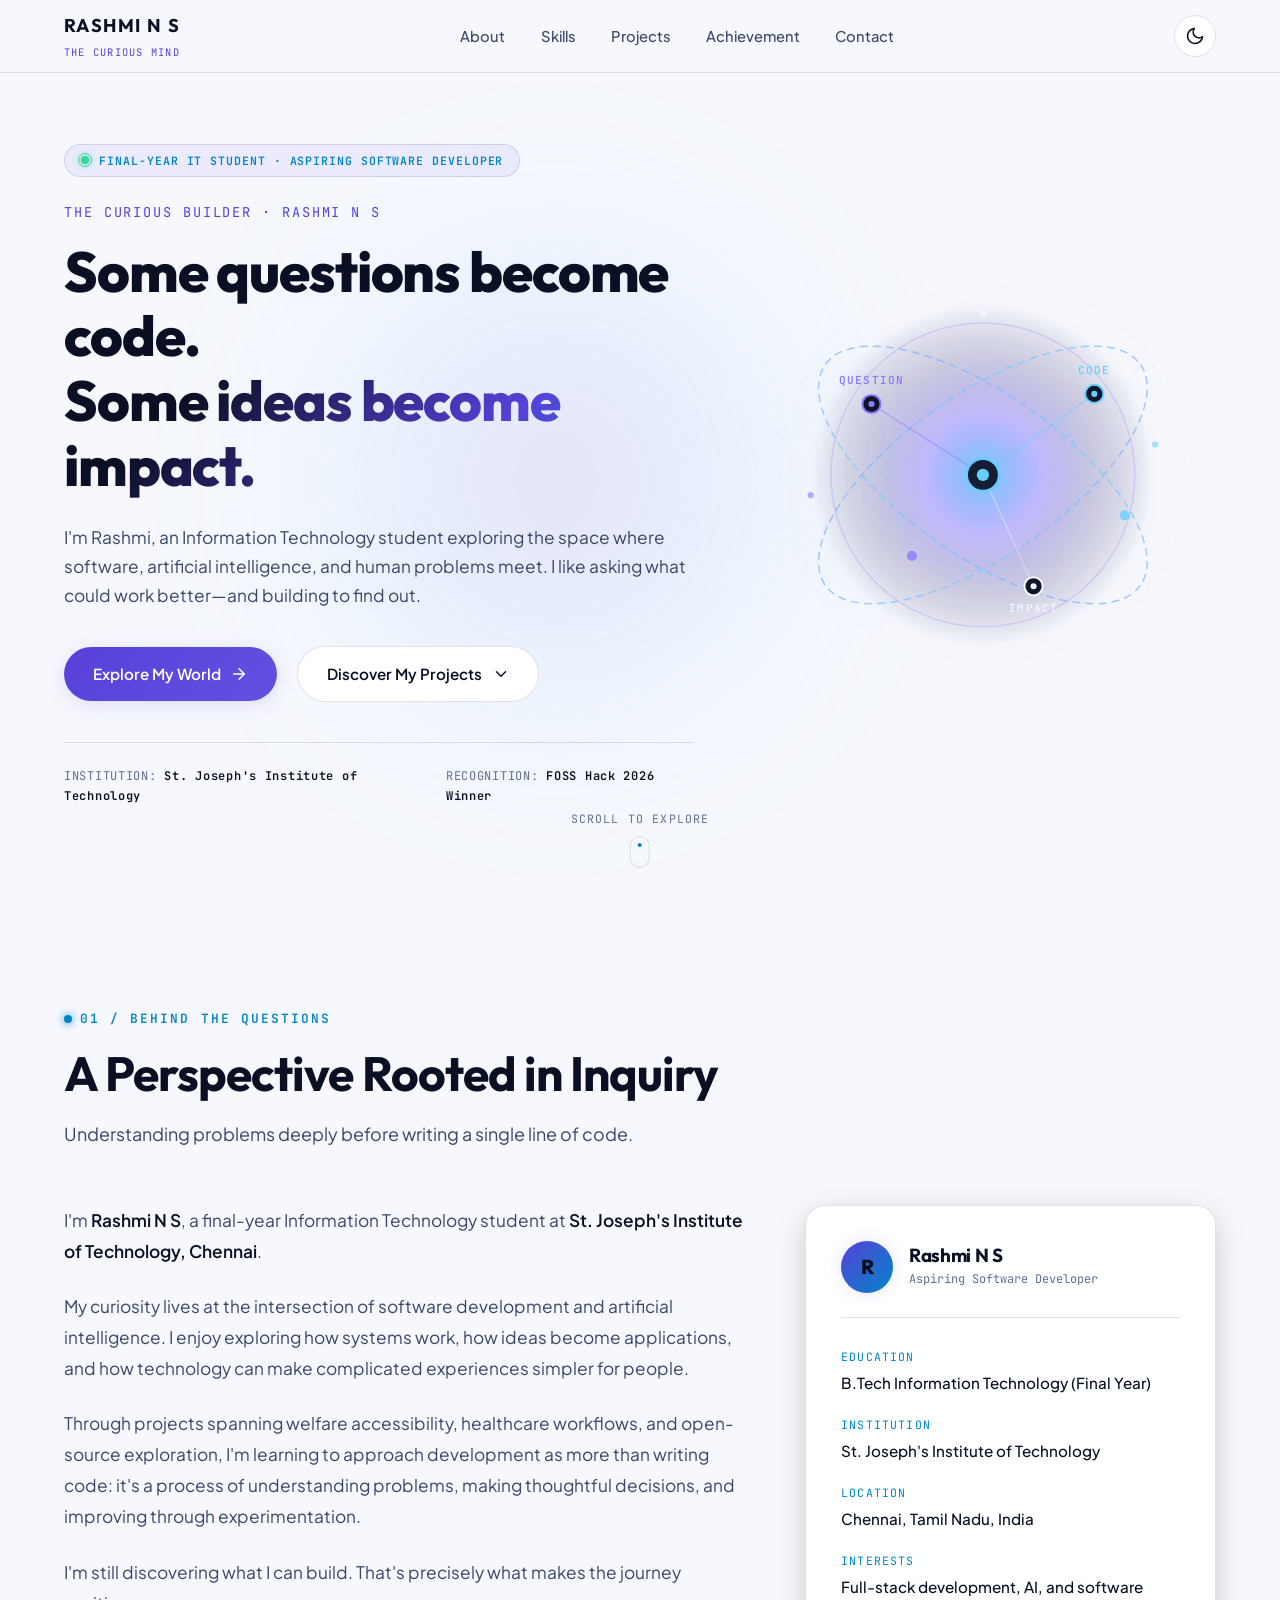
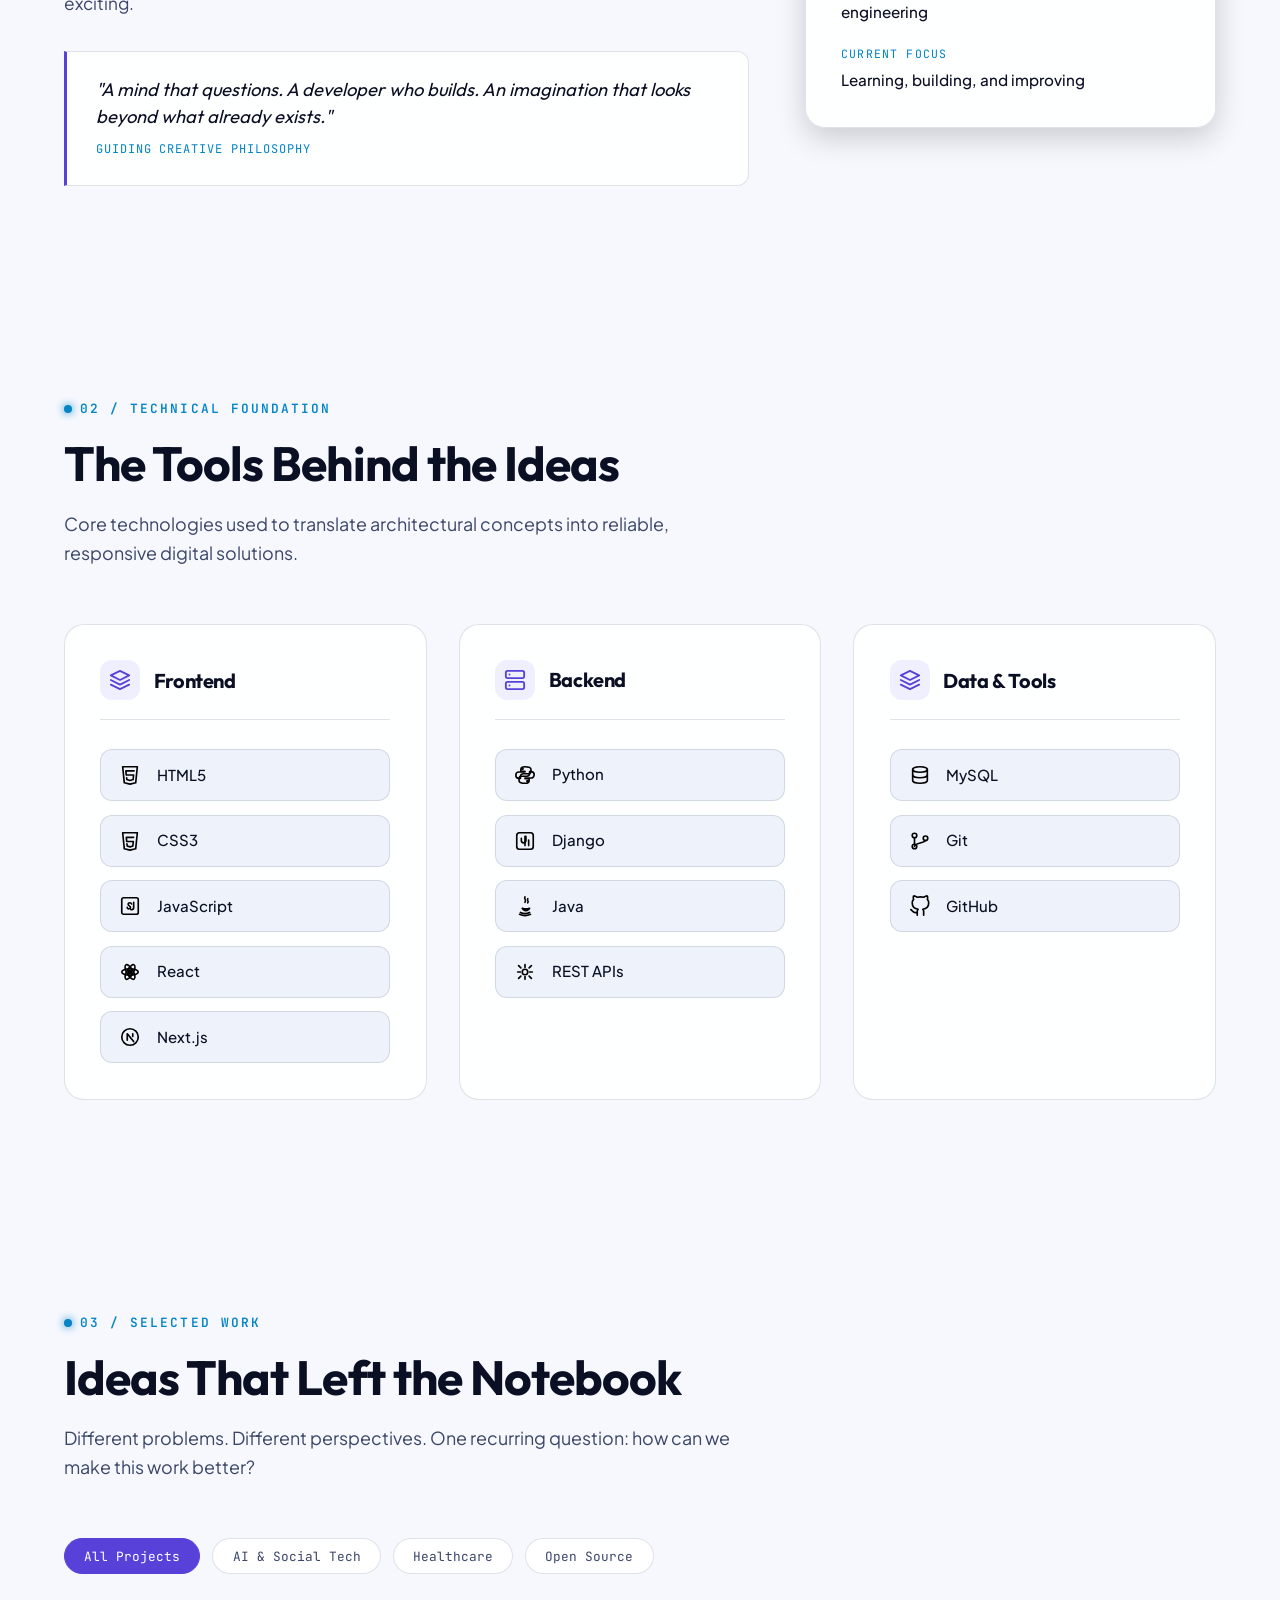
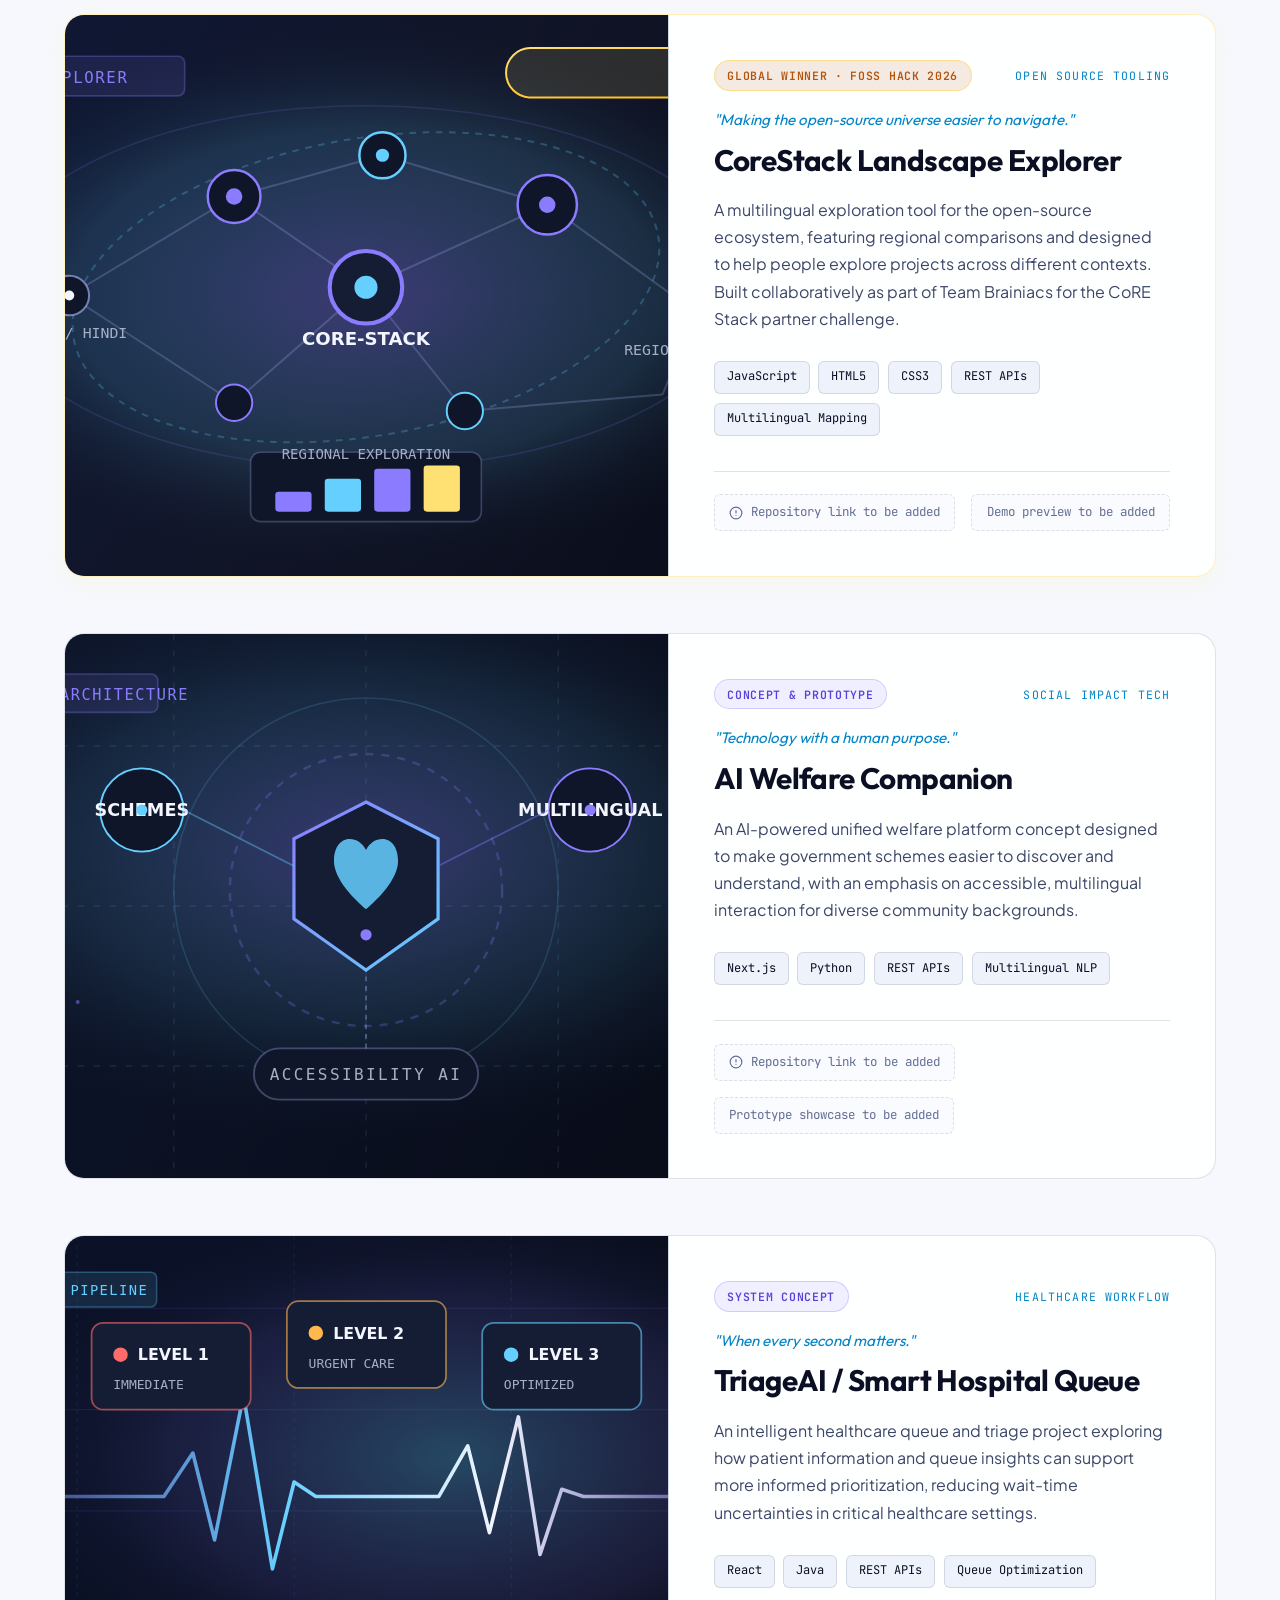
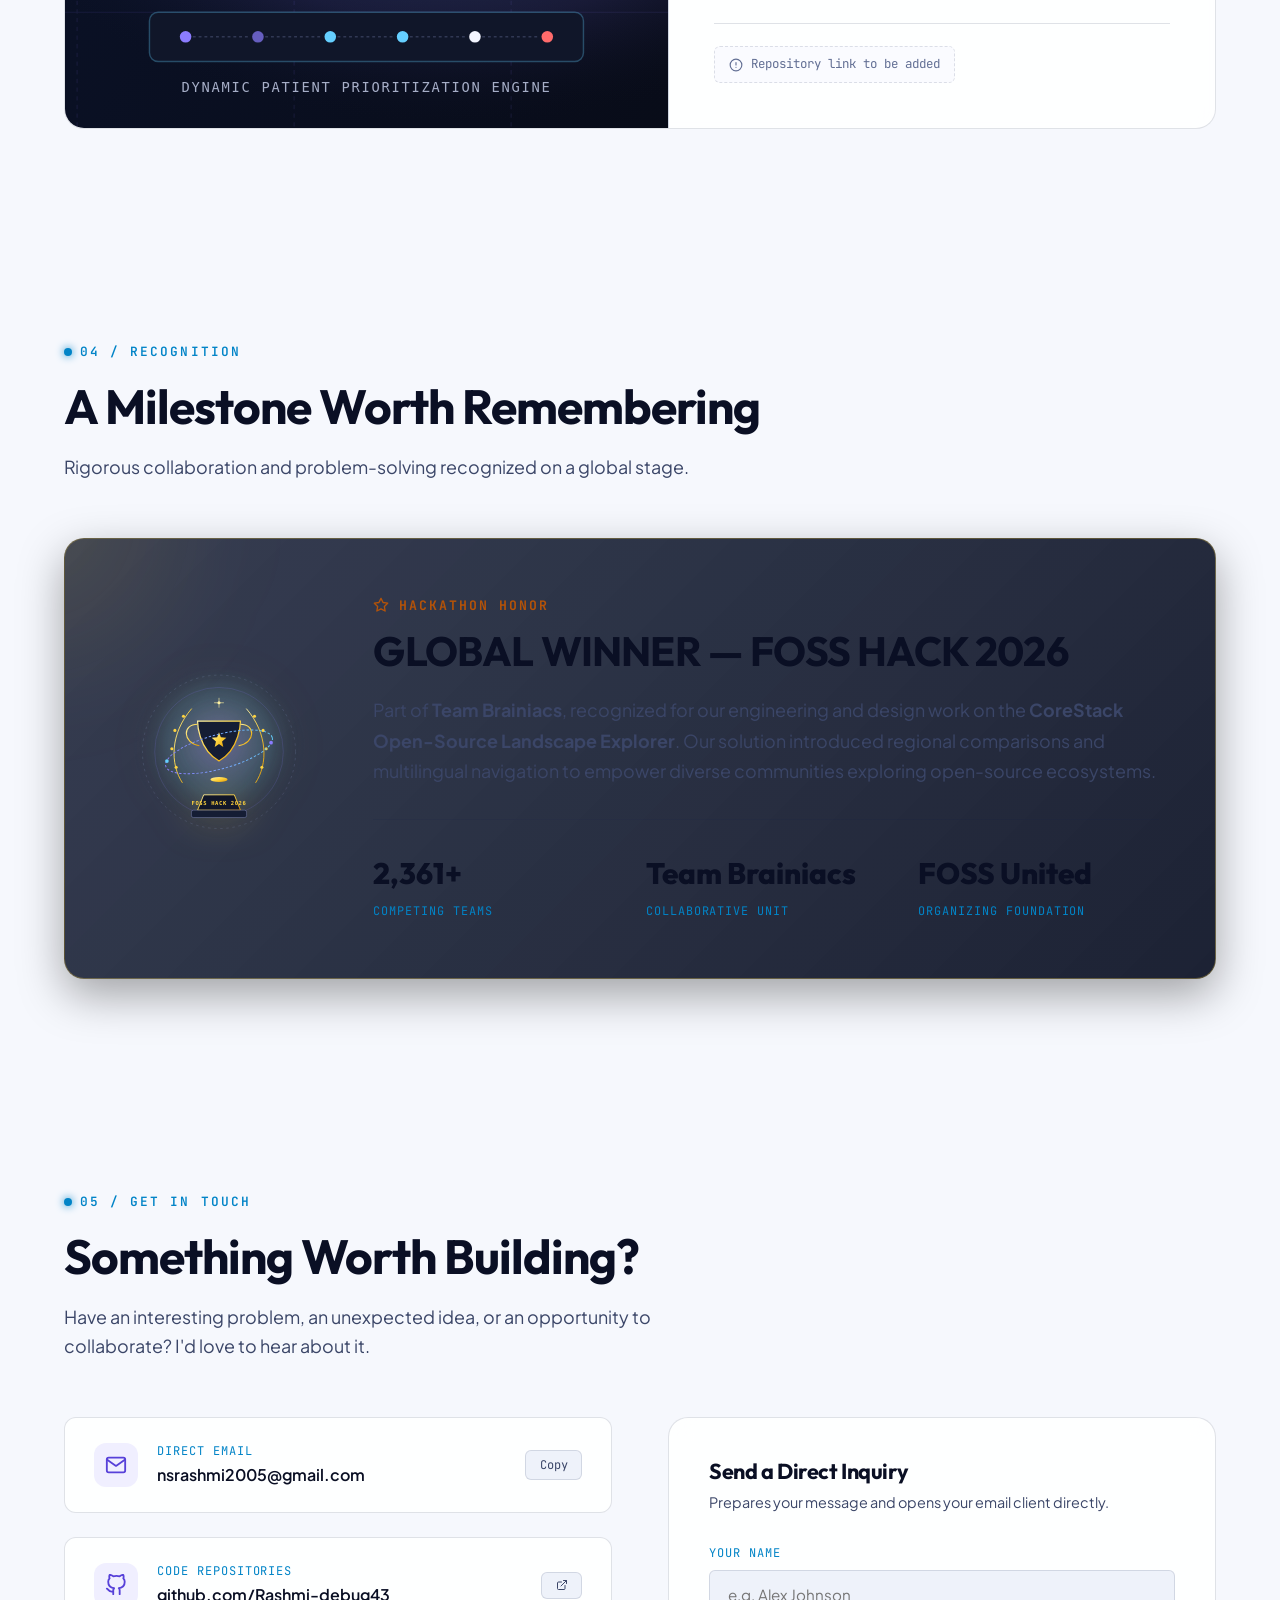
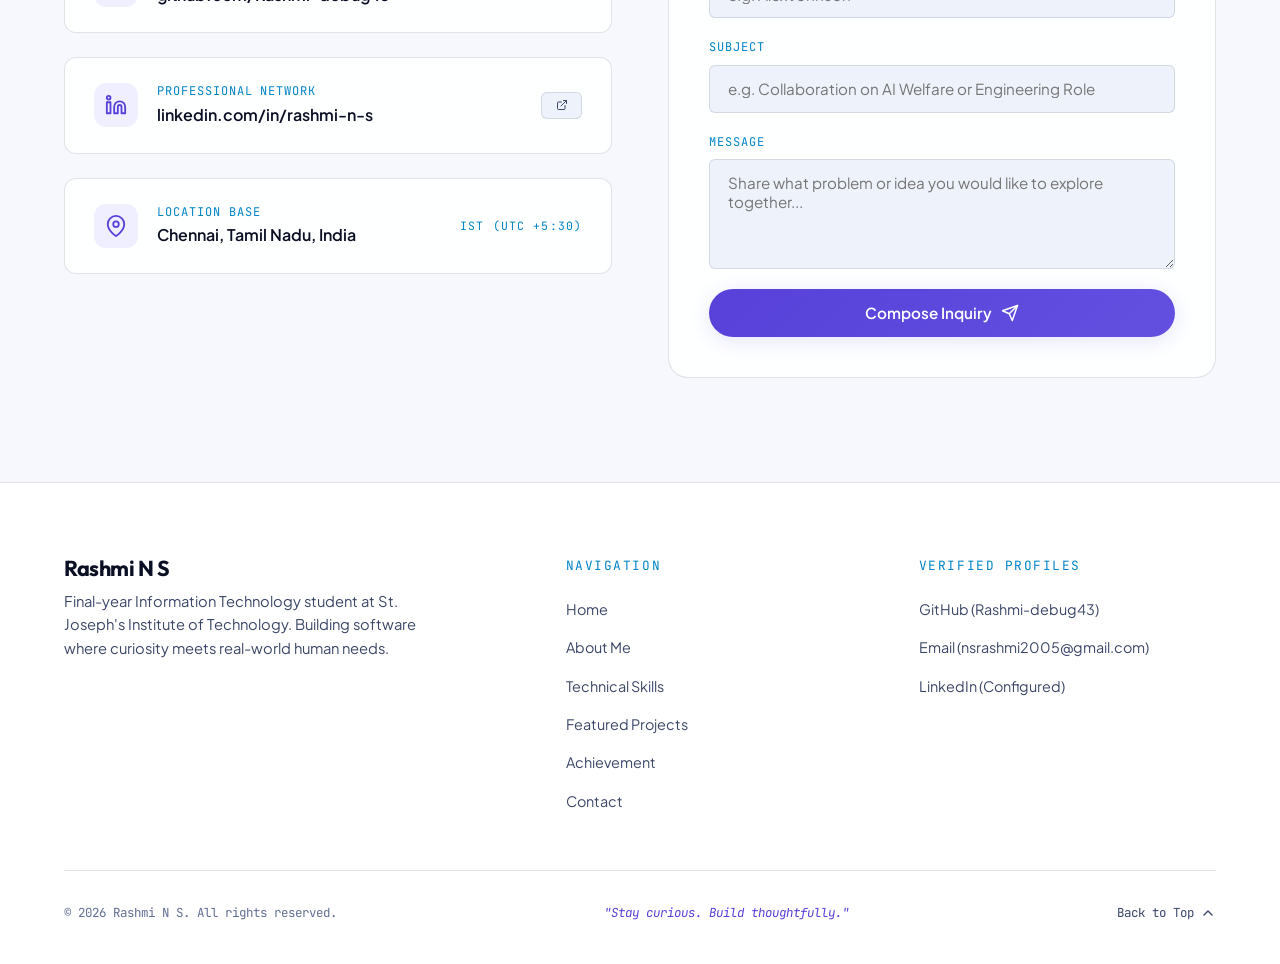
<file: index.html>
<!DOCTYPE html>
<html lang="en" data-theme="dark">
<head>
  <meta charset="UTF-8">
  <meta name="viewport" content="width=device-width, initial-scale=1.0">
  <meta http-equiv="X-UA-Compatible" content="ie=edge">
  
  <title>Rashmi N S — The Curious Mind | Full-Stack Developer &amp; AI Explorer</title>
  
  <meta name="description" content="Personal portfolio of Rashmi N S, a final-year Information Technology student at St. Joseph's Institute of Technology and FOSS Hack 2026 Global Winner, exploring full-stack engineering, applied AI, and meaningful software.">
  <meta name="author" content="Rashmi N S">
  <meta name="robots" content="index, follow">
  <meta name="theme-color" content="#080B16">

  <!-- Open Graph / Facebook -->
  <meta property="og:type" content="website">
  <meta property="og:title" content="Rashmi N S — The Curious Mind">
  <meta property="og:description" content="Some questions become code. Some ideas become impact. Portfolio of Rashmi N S, aspiring software developer &amp; FOSS Hack 2026 Global Winner.">
  <meta property="og:image" content="assets/icons/favicon.svg">

  <!-- Twitter Card -->
  <meta name="twitter:card" content="summary_large_image">
  <meta name="twitter:title" content="Rashmi N S — The Curious Mind">
  <meta name="twitter:description" content="Some questions become code. Some ideas become impact. Portfolio of Rashmi N S, aspiring software developer.">
  <meta name="twitter:image" content="assets/icons/favicon.svg">

  <!-- Favicon -->
  <link rel="icon" type="image/svg+xml" href="assets/icons/favicon.svg">
  <link rel="apple-touch-icon" href="assets/icons/favicon.svg">

  <!-- Google Fonts: Display & Body Typefaces -->
  <link rel="preconnect" href="https://fonts.googleapis.com">
  <link rel="preconnect" href="https://fonts.gstatic.com" crossorigin>
  <link href="https://fonts.googleapis.com/css2?family=JetBrains+Mono:wght@400;500;600;700&family=Outfit:wght@400;500;600;700;800&family=Plus+Jakarta+Sans:ital,wght@0,400;0,500;0,600;0,700;1,400&display=swap" rel="stylesheet">

  <!-- Stylesheet -->
  <link rel="stylesheet" href="css/style.css">

  <!-- Structured Data (JSON-LD) -->
  <script type="application/ld+json">
  {
    "@context": "https://schema.org",
    "@type": "Person",
    "name": "Rashmi N S",
    "jobTitle": "Aspiring Software Developer & Final-Year IT Student",
    "alumniOf": {
      "@type": "EducationalOrganization",
      "name": "St. Joseph's Institute of Technology"
    },
    "award": "Global Winner — FOSS Hack 2026 (Team Brainiacs)",
    "knowsAbout": [
      "Full-stack Software Development",
      "Artificial Intelligence",
      "Next.js",
      "React",
      "Python",
      "Django",
      "Java",
      "REST APIs"
    ],
    "description": "Final-year Information Technology student exploring the space where software, artificial intelligence, and human problems meet."
  }
  </script>
</head>
<body>

  <!-- Accessible Skip to Content Link -->
  <a href="#main-content" class="skip-link">Skip to main content</a>

  <!-- ========================================================================
       SECTION 1: NAVIGATION
       ======================================================================== -->
  <header class="site-header" role="banner">
    <div class="container nav-container">
      
      <!-- Brand Monogram & Identity -->
      <a href="#hero" class="site-brand" aria-label="Rashmi N S Portfolio Homepage">
        <span class="brand-name">RASHMI N S</span>
        <span class="brand-tag">THE CURIOUS MIND</span>
      </a>

      <!-- Primary Navigation Links -->
      <nav id="site-navigation" class="site-nav" aria-label="Primary Navigation">
        <ul id="nav-menu" class="nav-menu">
          <li><a href="#about" class="nav-link">About</a></li>
          <li><a href="#skills" class="nav-link">Skills</a></li>
          <li><a href="#projects" class="nav-link">Projects</a></li>
          <li><a href="#achievement" class="nav-link">Achievement</a></li>
          <li><a href="#contact" class="nav-link">Contact</a></li>
        </ul>
      </nav>

      <!-- Navigation Actions (Theme Toggle & Mobile Trigger) -->
      <div class="nav-actions">
        <!-- Theme Toggle -->
        <button id="theme-toggle" class="theme-toggle-btn" aria-label="Toggle between dark and light theme" title="Toggle theme">
          <!-- Sun Icon (for Dark Mode -> Switch to Light) -->
          <svg class="theme-icon-sun" xmlns="http://www.w3.org/2000/svg" viewBox="0 0 24 24" fill="none" stroke="currentColor" stroke-width="2" stroke-linecap="round" stroke-linejoin="round" aria-hidden="true">
            <circle cx="12" cy="12" r="5"></circle>
            <line x1="12" y1="1" x2="12" y2="3"></line>
            <line x1="12" y1="21" x2="12" y2="23"></line>
            <line x1="4.22" y1="4.22" x2="5.64" y2="5.64"></line>
            <line x1="18.36" y1="18.36" x2="19.78" y2="19.78"></line>
            <line x1="1" y1="12" x2="3" y2="12"></line>
            <line x1="21" y1="12" x2="23" y2="12"></line>
            <line x1="4.22" y1="19.78" x2="5.64" y2="18.36"></line>
            <line x1="18.36" y1="5.64" x2="19.78" y2="4.22"></line>
          </svg>
          <!-- Moon Icon (for Light Mode -> Switch to Dark) -->
          <svg class="theme-icon-moon" xmlns="http://www.w3.org/2000/svg" viewBox="0 0 24 24" fill="none" stroke="currentColor" stroke-width="2" stroke-linecap="round" stroke-linejoin="round" aria-hidden="true">
            <path d="M21 12.79A9 9 0 1 1 11.21 3 7 7 0 0 0 21 12.79z"></path>
          </svg>
        </button>

        <!-- Mobile Menu Toggle Button -->
        <button id="mobile-nav-toggle" class="mobile-nav-toggle" aria-controls="nav-menu" aria-expanded="false" aria-label="Open navigation menu">
          <span class="hamburger-line"></span>
          <span class="hamburger-line"></span>
          <span class="hamburger-line"></span>
        </button>
      </div>

    </div>
  </header>

  <!-- ========================================================================
       MAIN PAGE CONTENT
       ======================================================================== -->
  <main id="main-content">

    <!-- ======================================================================
         SECTION 2: HERO
         ====================================================================== -->
    <section id="hero" class="hero-section" aria-labelledby="hero-title">
      <!-- Ambient Radial Backlight -->
      <div class="hero-radial-glow" aria-hidden="true"></div>

      <div class="container hero-grid">
        
        <!-- Left Hero Content -->
        <div class="hero-content reveal-item">
          <!-- Professional Identifier Pill -->
          <div class="hero-pill-badge">
            <span class="status-dot-pulse" aria-hidden="true"></span>
            <span class="hero-pill-text">FINAL-YEAR IT STUDENT · ASPIRING SOFTWARE DEVELOPER</span>
          </div>

          <!-- Introductory Small Label -->
          <span class="hero-intro-label">THE CURIOUS BUILDER · RASHMI N S</span>

          <!-- Main Headline -->
          <h1 id="hero-title" class="hero-headline">
            Some questions become code.<br>
            <span class="gradient-text">Some ideas become impact.</span>
          </h1>

          <!-- Supporting Paragraph -->
          <p class="hero-paragraph">
            I'm Rashmi, an Information Technology student exploring the space where software, artificial intelligence, and human problems meet. I like asking what could work better—and building to find out.
          </p>

          <!-- Primary & Secondary Calls to Action -->
          <div class="hero-cta-group">
            <a href="#about" class="btn-primary">
              <span>Explore My World</span>
              <svg width="18" height="18" viewBox="0 0 24 24" fill="none" stroke="currentColor" stroke-width="2" stroke-linecap="round" stroke-linejoin="round" aria-hidden="true">
                <line x1="5" y1="12" x2="19" y2="12"></line>
                <polyline points="12 5 19 12 12 19"></polyline>
              </svg>
            </a>
            <a href="#projects" class="btn-secondary">
              <span>Discover My Projects</span>
              <svg width="18" height="18" viewBox="0 0 24 24" fill="none" stroke="currentColor" stroke-width="2" stroke-linecap="round" stroke-linejoin="round" aria-hidden="true">
                <polyline points="6 9 12 15 18 9"></polyline>
              </svg>
            </a>
          </div>

          <!-- Compact Context Metadata -->
          <div class="hero-meta-badges">
            <div class="hero-meta-item">
              <span>INSTITUTION:</span> <strong>St. Joseph's Institute of Technology</strong>
            </div>
            <div class="hero-meta-item">
              <span>RECOGNITION:</span> <strong>FOSS Hack 2026 Winner</strong>
            </div>
          </div>
        </div>

        <!-- Right Hero Visual: Celestial Constellation Artwork -->
        <div class="hero-visual-card reveal-item" aria-hidden="true">
          <svg class="hero-orbit-svg" viewBox="0 0 460 460" fill="none" xmlns="http://www.w3.org/2000/svg">
            <defs>
              <linearGradient id="hero-grad-primary" x1="0" y1="0" x2="460" y2="460" gradientUnits="userSpaceOnUse">
                <stop offset="0%" stop-color="#8B7CFF" />
                <stop offset="50%" stop-color="#65CFFF" />
                <stop offset="100%" stop-color="#8B7CFF" />
              </linearGradient>
              <radialGradient id="hero-core-glow" cx="50%" cy="50%" r="50%">
                <stop offset="0%" stop-color="#65CFFF" stop-opacity="0.9" />
                <stop offset="35%" stop-color="#8B7CFF" stop-opacity="0.45" />
                <stop offset="100%" stop-color="#080B16" stop-opacity="0" />
              </radialGradient>
            </defs>

            <!-- Celestial Aura -->
            <circle cx="230" cy="230" r="170" fill="url(#hero-core-glow)" />

            <!-- Orbital Rings -->
            <circle cx="230" cy="230" r="200" stroke="rgba(180, 190, 255, 0.12)" stroke-width="1.2" stroke-dasharray="5 7" />
            <circle cx="230" cy="230" r="150" stroke="rgba(139, 124, 255, 0.25)" stroke-width="1.5" />
            <circle cx="230" cy="230" r="95" stroke="rgba(101, 207, 255, 0.35)" stroke-width="1.2" stroke-dasharray="3 4" />

            <!-- Elliptical Trajectories -->
            <ellipse cx="230" cy="230" rx="190" ry="80" stroke="url(#hero-grad-primary)" stroke-width="1.5" transform="rotate(-35 230 230)" opacity="0.65" stroke-dasharray="8 5" />
            <ellipse cx="230" cy="230" rx="190" ry="80" stroke="url(#hero-grad-primary)" stroke-width="1.5" transform="rotate(35 230 230)" opacity="0.65" stroke-dasharray="8 5" />

            <!-- Interconnecting Constellation Edges -->
            <line x1="120" y1="160" x2="230" y2="230" stroke="rgba(139, 124, 255, 0.45)" stroke-width="1.5" />
            <line x1="230" y1="230" x2="340" y2="150" stroke="rgba(101, 207, 255, 0.45)" stroke-width="1.5" />
            <line x1="230" y1="230" x2="280" y2="340" stroke="rgba(243, 245, 255, 0.35)" stroke-width="1.5" />
            <line x1="120" y1="160" x2="160" y2="310" stroke="rgba(180, 190, 255, 0.25)" stroke-width="1" />
            <line x1="160" y1="310" x2="280" y2="340" stroke="rgba(180, 190, 255, 0.25)" stroke-width="1" />
            <line x1="340" y1="150" x2="370" y2="270" stroke="rgba(180, 190, 255, 0.25)" stroke-width="1" />

            <!-- Central Core Node ("The Mind") -->
            <circle cx="230" cy="230" r="16" fill="#151D34" stroke="url(#hero-grad-primary)" stroke-width="2.5" />
            <circle cx="230" cy="230" r="6" fill="#65CFFF" />

            <!-- Surrounding Constellation Nodes -->
            <!-- Question Node -->
            <circle cx="120" cy="160" r="9" fill="#101629" stroke="#8B7CFF" stroke-width="2" />
            <circle cx="120" cy="160" r="3" fill="#8B7CFF" />
            <text x="120" y="140" text-anchor="middle" fill="#8B7CFF" font-family="'JetBrains Mono', monospace" font-size="11" font-weight="600" letter-spacing="1">QUESTION</text>

            <!-- Code Node -->
            <circle cx="340" cy="150" r="9" fill="#101629" stroke="#65CFFF" stroke-width="2" />
            <circle cx="340" cy="150" r="3" fill="#65CFFF" />
            <text x="340" y="130" text-anchor="middle" fill="#65CFFF" font-family="'JetBrains Mono', monospace" font-size="11" font-weight="600" letter-spacing="1">CODE</text>

            <!-- Impact Node -->
            <circle cx="280" cy="340" r="9" fill="#101629" stroke="#F3F5FF" stroke-width="2" />
            <circle cx="280" cy="340" r="3" fill="#F3F5FF" />
            <text x="280" y="365" text-anchor="middle" fill="#F3F5FF" font-family="'JetBrains Mono', monospace" font-size="11" font-weight="600" letter-spacing="1">IMPACT</text>

            <!-- Secondary Star Points -->
            <circle cx="160" cy="310" r="5" fill="#8B7CFF" opacity="0.8" />
            <circle cx="370" cy="270" r="5" fill="#65CFFF" opacity="0.8" />
            <circle cx="230" cy="70" r="4" fill="#F3F5FF" opacity="0.7" />
            <circle cx="60" cy="250" r="3" fill="#8B7CFF" opacity="0.6" />
            <circle cx="400" cy="200" r="3" fill="#65CFFF" opacity="0.6" />
          </svg>
        </div>

      </div>

      <!-- Restrained Scroll Indicator -->
      <div class="hero-scroll-indicator" aria-hidden="true">
        <span>Scroll to explore</span>
        <div class="scroll-track">
          <div class="scroll-dot"></div>
        </div>
      </div>
    </section>

    <!-- ======================================================================
         SECTION 3: ABOUT ME ("Behind the Questions")
         ====================================================================== -->
    <section id="about" class="section" aria-labelledby="about-title">
      <div class="container">
        
        <span class="section-label">01 / Behind the Questions</span>
        <h2 id="about-title" class="section-title">A Perspective Rooted in Inquiry</h2>
        <p class="section-intro">
          Understanding problems deeply before writing a single line of code.
        </p>

        <div class="about-grid">
          
          <!-- Left Column: Editorial Narrative -->
          <div class="about-prose reveal-item">
            <p>
              I'm <strong>Rashmi N S</strong>, a final-year Information Technology student at <strong>St. Joseph's Institute of Technology, Chennai</strong>.
            </p>
            <p>
              My curiosity lives at the intersection of software development and artificial intelligence. I enjoy exploring how systems work, how ideas become applications, and how technology can make complicated experiences simpler for people.
            </p>
            <p>
              Through projects spanning welfare accessibility, healthcare workflows, and open-source exploration, I'm learning to approach development as more than writing code: it's a process of understanding problems, making thoughtful decisions, and improving through experimentation.
            </p>
            <p>
              I'm still discovering what I can build. That's precisely what makes the journey exciting.
            </p>

            <!-- Central Guiding Idea Card -->
            <div class="about-quote-card">
              <blockquote class="quote-text">
                "A mind that questions. A developer who builds. An imagination that looks beyond what already exists."
              </blockquote>
              <div class="quote-author">Guiding Creative Philosophy</div>
            </div>
          </div>

          <!-- Right Column: Profile Summary Panel -->
          <div class="profile-summary-wrapper reveal-item">
            <aside class="profile-summary-card" aria-label="Developer Profile Summary">
              
              <div class="profile-card-header">
                <div class="profile-avatar-symbol" aria-hidden="true">R</div>
                <div>
                  <h3 class="profile-identity-title">Rashmi N S</h3>
                  <div class="profile-identity-sub">Aspiring Software Developer</div>
                </div>
              </div>

              <div class="profile-data-list">
                <div class="profile-data-row">
                  <span class="data-row-label">Education</span>
                  <span class="data-row-value">B.Tech Information Technology (Final Year)</span>
                </div>

                <div class="profile-data-row">
                  <span class="data-row-label">Institution</span>
                  <span class="data-row-value">St. Joseph's Institute of Technology</span>
                </div>

                <div class="profile-data-row">
                  <span class="data-row-label">Location</span>
                  <span class="data-row-value">Chennai, Tamil Nadu, India</span>
                </div>

                <div class="profile-data-row">
                  <span class="data-row-label">Interests</span>
                  <span class="data-row-value">Full-stack development, AI, and software engineering</span>
                </div>

                <div class="profile-data-row">
                  <span class="data-row-label">Current Focus</span>
                  <span class="data-row-value">Learning, building, and improving</span>
                </div>
              </div>

            </aside>
          </div>

        </div>

      </div>
    </section>

    <!-- ======================================================================
         SECTION 4: SKILLS ("The Tools Behind the Ideas")
         ====================================================================== -->
    <section id="skills" class="section" aria-labelledby="skills-title">
      <div class="container">
        
        <span class="section-label">02 / Technical Foundation</span>
        <h2 id="skills-title" class="section-title">The Tools Behind the Ideas</h2>
        <p class="section-intro">
          Core technologies used to translate architectural concepts into reliable, responsive digital solutions.
        </p>

        <div class="skills-layout">
          
          <!-- Category 1: Frontend -->
          <div class="skill-category-card reveal-item">
            <div class="category-header">
              <div class="category-icon-disc" aria-hidden="true">
                <svg width="22" height="22" viewBox="0 0 24 24" fill="none" stroke="currentColor" stroke-width="2" stroke-linecap="round" stroke-linejoin="round">
                  <polygon points="12 2 2 7 12 12 22 7 12 2"></polygon>
                  <polyline points="2 17 12 22 22 17"></polyline>
                  <polyline points="2 12 12 17 22 12"></polyline>
                </svg>
              </div>
              <h3 class="category-title">Frontend</h3>
            </div>

            <div class="skills-grid" role="list">
              <div class="skill-badge-item" role="listitem" tabindex="0">
                <div class="skill-icon-wrapper" aria-hidden="true">
                  <img src="assets/icons/html5.svg" alt="" width="22" height="22">
                </div>
                <span class="skill-name">HTML5</span>
              </div>

              <div class="skill-badge-item" role="listitem" tabindex="0">
                <div class="skill-icon-wrapper" aria-hidden="true">
                  <img src="assets/icons/css3.svg" alt="" width="22" height="22">
                </div>
                <span class="skill-name">CSS3</span>
              </div>

              <div class="skill-badge-item" role="listitem" tabindex="0">
                <div class="skill-icon-wrapper" aria-hidden="true">
                  <img src="assets/icons/javascript.svg" alt="" width="22" height="22">
                </div>
                <span class="skill-name">JavaScript</span>
              </div>

              <div class="skill-badge-item" role="listitem" tabindex="0">
                <div class="skill-icon-wrapper" aria-hidden="true">
                  <img src="assets/icons/react.svg" alt="" width="22" height="22">
                </div>
                <span class="skill-name">React</span>
              </div>

              <div class="skill-badge-item" role="listitem" tabindex="0">
                <div class="skill-icon-wrapper" aria-hidden="true">
                  <img src="assets/icons/nextjs.svg" alt="" width="22" height="22">
                </div>
                <span class="skill-name">Next.js</span>
              </div>
            </div>
          </div>

          <!-- Category 2: Backend -->
          <div class="skill-category-card reveal-item">
            <div class="category-header">
              <div class="category-icon-disc" aria-hidden="true">
                <svg width="22" height="22" viewBox="0 0 24 24" fill="none" stroke="currentColor" stroke-width="2" stroke-linecap="round" stroke-linejoin="round">
                  <rect x="2" y="2" width="20" height="8" rx="2" ry="2"></rect>
                  <rect x="2" y="14" width="20" height="8" rx="2" ry="2"></rect>
                  <line x1="6" y1="6" x2="6.01" y2="6"></line>
                  <line x1="6" y1="18" x2="6.01" y2="18"></line>
                </svg>
              </div>
              <h3 class="category-title">Backend</h3>
            </div>

            <div class="skills-grid" role="list">
              <div class="skill-badge-item" role="listitem" tabindex="0">
                <div class="skill-icon-wrapper" aria-hidden="true">
                  <img src="assets/icons/python.svg" alt="" width="22" height="22">
                </div>
                <span class="skill-name">Python</span>
              </div>

              <div class="skill-badge-item" role="listitem" tabindex="0">
                <div class="skill-icon-wrapper" aria-hidden="true">
                  <img src="assets/icons/django.svg" alt="" width="22" height="22">
                </div>
                <span class="skill-name">Django</span>
              </div>

              <div class="skill-badge-item" role="listitem" tabindex="0">
                <div class="skill-icon-wrapper" aria-hidden="true">
                  <img src="assets/icons/java.svg" alt="" width="22" height="22">
                </div>
                <span class="skill-name">Java</span>
              </div>

              <div class="skill-badge-item" role="listitem" tabindex="0">
                <div class="skill-icon-wrapper" aria-hidden="true">
                  <img src="assets/icons/api.svg" alt="" width="22" height="22">
                </div>
                <span class="skill-name">REST APIs</span>
              </div>
            </div>
          </div>

          <!-- Category 3: Data & Tools -->
          <div class="skill-category-card reveal-item">
            <div class="category-header">
              <div class="category-icon-disc" aria-hidden="true">
                <svg width="22" height="22" viewBox="0 0 24 24" fill="none" stroke="currentColor" stroke-width="2" stroke-linecap="round" stroke-linejoin="round">
                  <path d="M12 2L2 7l10 5 10-5-10-5z"></path>
                  <path d="M2 17l10 5 10-5"></path>
                  <path d="M2 12l10 5 10-5"></path>
                </svg>
              </div>
              <h3 class="category-title">Data &amp; Tools</h3>
            </div>

            <div class="skills-grid" role="list">
              <div class="skill-badge-item" role="listitem" tabindex="0">
                <div class="skill-icon-wrapper" aria-hidden="true">
                  <img src="assets/icons/mysql.svg" alt="" width="22" height="22">
                </div>
                <span class="skill-name">MySQL</span>
              </div>

              <div class="skill-badge-item" role="listitem" tabindex="0">
                <div class="skill-icon-wrapper" aria-hidden="true">
                  <img src="assets/icons/git.svg" alt="" width="22" height="22">
                </div>
                <span class="skill-name">Git</span>
              </div>

              <div class="skill-badge-item" role="listitem" tabindex="0">
                <div class="skill-icon-wrapper" aria-hidden="true">
                  <img src="assets/icons/github.svg" alt="" width="22" height="22">
                </div>
                <span class="skill-name">GitHub</span>
              </div>
            </div>
          </div>

        </div>

      </div>
    </section>

    <!-- ======================================================================
         SECTION 5: FEATURED PROJECTS ("Ideas That Left the Notebook")
         ====================================================================== -->
    <section id="projects" class="section" aria-labelledby="projects-title">
      <div class="container">
        
        <span class="section-label">03 / Selected Work</span>
        <h2 id="projects-title" class="section-title">Ideas That Left the Notebook</h2>
        <p class="section-intro">
          Different problems. Different perspectives. One recurring question: how can we make this work better?
        </p>

        <!-- Interactive Category Filter Bar -->
        <div class="projects-filter-bar" role="tablist" aria-label="Filter projects by domain">
          <button class="filter-btn active" role="tab" aria-selected="true" data-filter="all">All Projects</button>
          <button class="filter-btn" role="tab" aria-selected="false" data-filter="social-ai">AI &amp; Social Tech</button>
          <button class="filter-btn" role="tab" aria-selected="false" data-filter="healthcare">Healthcare</button>
          <button class="filter-btn" role="tab" aria-selected="false" data-filter="open-source">Open Source</button>
        </div>

        <div class="projects-showcase-grid">
          
          <!-- PROJECT C: CoreStack Landscape Explorer (FOSS Hack 2026 Winner) -->
          <article class="project-card featured-winner reveal-item" data-categories="open-source" aria-labelledby="project-corestack-title">
            <div class="project-visual-pane">
              <img src="assets/images/project-corestack.svg" alt="CoreStack Open-Source Landscape Explorer architecture visual showcasing multilingual ecosystem mapping and regional comparison nodes" width="600" height="340" loading="lazy">
            </div>

            <div class="project-detail-pane">
              <div>
                <div class="project-header-meta">
                  <span class="project-badge winner-badge">GLOBAL WINNER · FOSS HACK 2026</span>
                  <span class="data-row-label">OPEN SOURCE TOOLING</span>
                </div>
                <div class="project-tagline">"Making the open-source universe easier to navigate."</div>
                <h3 id="project-corestack-title" class="project-title">CoreStack Landscape Explorer</h3>
                <p class="project-description">
                  A multilingual exploration tool for the open-source ecosystem, featuring regional comparisons and designed to help people explore projects across different contexts. Built collaboratively as part of Team Brainiacs for the CoRE Stack partner challenge.
                </p>
                <div class="project-tech-tags">
                  <span class="tech-tag">JavaScript</span>
                  <span class="tech-tag">HTML5</span>
                  <span class="tech-tag">CSS3</span>
                  <span class="tech-tag">REST APIs</span>
                  <span class="tech-tag">Multilingual Mapping</span>
                </div>
              </div>

              <div class="project-actions">
                <span class="project-link-placeholder" title="Repository link will be linked upon public showcase release">
                  <svg width="14" height="14" viewBox="0 0 24 24" fill="none" stroke="currentColor" stroke-width="2" stroke-linecap="round" stroke-linejoin="round" aria-hidden="true">
                    <circle cx="12" cy="12" r="10"></circle>
                    <line x1="12" y1="8" x2="12" y2="12"></line>
                    <line x1="12" y1="16" x2="12.01" y2="16"></line>
                  </svg>
                  Repository link to be added
                </span>
                <span class="project-link-placeholder">
                  Demo preview to be added
                </span>
              </div>
            </div>
          </article>

          <!-- PROJECT A: AI Welfare Companion -->
          <article class="project-card reveal-item" data-categories="social-ai" aria-labelledby="project-welfare-title">
            <div class="project-visual-pane">
              <img src="assets/images/project-welfare.svg" alt="AI Welfare Companion architectural conceptual diagram displaying multilingual query nodes and citizen welfare discovery flow" width="600" height="340" loading="lazy">
            </div>

            <div class="project-detail-pane">
              <div>
                <div class="project-header-meta">
                  <span class="project-badge">CONCEPT &amp; PROTOTYPE</span>
                  <span class="data-row-label">SOCIAL IMPACT TECH</span>
                </div>
                <div class="project-tagline">"Technology with a human purpose."</div>
                <h3 id="project-welfare-title" class="project-title">AI Welfare Companion</h3>
                <p class="project-description">
                  An AI-powered unified welfare platform concept designed to make government schemes easier to discover and understand, with an emphasis on accessible, multilingual interaction for diverse community backgrounds.
                </p>
                <div class="project-tech-tags">
                  <span class="tech-tag">Next.js</span>
                  <span class="tech-tag">Python</span>
                  <span class="tech-tag">REST APIs</span>
                  <span class="tech-tag">Multilingual NLP</span>
                </div>
              </div>

              <div class="project-actions">
                <span class="project-link-placeholder" title="Repository link will be published upon phase completion">
                  <svg width="14" height="14" viewBox="0 0 24 24" fill="none" stroke="currentColor" stroke-width="2" stroke-linecap="round" stroke-linejoin="round" aria-hidden="true">
                    <circle cx="12" cy="12" r="10"></circle>
                    <line x1="12" y1="8" x2="12" y2="12"></line>
                    <line x1="12" y1="16" x2="12.01" y2="16"></line>
                  </svg>
                  Repository link to be added
                </span>
                <span class="project-link-placeholder">
                  Prototype showcase to be added
                </span>
              </div>
            </div>
          </article>

          <!-- PROJECT B: TriageAI / Smart Hospital Queue -->
          <article class="project-card reveal-item" data-categories="healthcare" aria-labelledby="project-triage-title">
            <div class="project-visual-pane">
              <img src="assets/images/project-triage.svg" alt="TriageAI dynamic patient triage and queue prioritization pipeline visual representation" width="600" height="340" loading="lazy">
            </div>

            <div class="project-detail-pane">
              <div>
                <div class="project-header-meta">
                  <span class="project-badge">SYSTEM CONCEPT</span>
                  <span class="data-row-label">HEALTHCARE WORKFLOW</span>
                </div>
                <div class="project-tagline">"When every second matters."</div>
                <h3 id="project-triage-title" class="project-title">TriageAI / Smart Hospital Queue</h3>
                <p class="project-description">
                  An intelligent healthcare queue and triage project exploring how patient information and queue insights can support more informed prioritization, reducing wait-time uncertainties in critical healthcare settings.
                </p>
                <div class="project-tech-tags">
                  <span class="tech-tag">React</span>
                  <span class="tech-tag">Java</span>
                  <span class="tech-tag">REST APIs</span>
                  <span class="tech-tag">Queue Optimization</span>
                </div>
              </div>

              <div class="project-actions">
                <span class="project-link-placeholder" title="Code repository will be added after evaluation phase">
                  <svg width="14" height="14" viewBox="0 0 24 24" fill="none" stroke="currentColor" stroke-width="2" stroke-linecap="round" stroke-linejoin="round" aria-hidden="true">
                    <circle cx="12" cy="12" r="10"></circle>
                    <line x1="12" y1="8" x2="12" y2="12"></line>
                    <line x1="12" y1="16" x2="12.01" y2="16"></line>
                  </svg>
                  Repository link to be added
                </span>
              </div>
            </div>
          </article>

        </div>

      </div>
    </section>

    <!-- ======================================================================
         SECTION 6: ACHIEVEMENT ("A Milestone Worth Remembering")
         ====================================================================== -->
    <section id="achievement" class="section" aria-labelledby="achievement-title">
      <div class="container">
        
        <span class="section-label">04 / Recognition</span>
        <h2 id="achievement-title" class="section-title">A Milestone Worth Remembering</h2>
        <p class="section-intro">
          Rigorous collaboration and problem-solving recognized on a global stage.
        </p>

        <div class="achievement-panel reveal-item">
          
          <!-- Trophy / Visual Artwork -->
          <div class="achievement-visual-wrapper">
            <img src="assets/images/achievement-trophy.svg" alt="FOSS Hack 2026 Global Winner Trophy and celestial award insignia" class="trophy-svg-img" width="220" height="220" loading="lazy">
          </div>

          <!-- Content Details -->
          <div class="achievement-content-wrapper">
            <div class="award-pre-title">
              <svg width="16" height="16" viewBox="0 0 24 24" fill="none" stroke="currentColor" stroke-width="2" stroke-linecap="round" stroke-linejoin="round" aria-hidden="true">
                <polygon points="12 2 15.09 8.26 22 9.27 17 14.14 18.18 21.02 12 17.77 5.82 21.02 7 14.14 2 9.27 8.91 8.26 12 2"></polygon>
              </svg>
              <span>Hackathon Honor</span>
            </div>

            <h3 class="achievement-main-title">GLOBAL WINNER — FOSS HACK 2026</h3>

            <p class="achievement-description">
              Part of <strong>Team Brainiacs</strong>, recognized for our engineering and design work on the <strong>CoreStack Open-Source Landscape Explorer</strong>. Our solution introduced regional comparisons and multilingual navigation to empower diverse communities exploring open-source ecosystems.
            </p>

            <div class="achievement-stats-row">
              <div class="stat-item">
                <span class="stat-number">2,361+</span>
                <span class="stat-label">Competing Teams</span>
              </div>
              <div class="stat-item">
                <span class="stat-number">Team Brainiacs</span>
                <span class="stat-label">Collaborative Unit</span>
              </div>
              <div class="stat-item">
                <span class="stat-number">FOSS United</span>
                <span class="stat-label">Organizing Foundation</span>
              </div>
            </div>
          </div>

        </div>

      </div>
    </section>

    <!-- ======================================================================
         SECTION 7: CONTACT ("Something Worth Building?")
         ====================================================================== -->
    <section id="contact" class="section" aria-labelledby="contact-title">
      <div class="container">
        
        <span class="section-label">05 / Get In Touch</span>
        <h2 id="contact-title" class="section-title">Something Worth Building?</h2>
        <p class="section-intro">
          Have an interesting problem, an unexpected idea, or an opportunity to collaborate? I'd love to hear about it.
        </p>

        <div class="contact-grid">
          
          <!-- Left Column: Direct Confirmed Channels -->
          <div class="contact-channels reveal-item">
            
            <!-- Email Channel (Confirmed) -->
            <div class="contact-card-item">
              <div class="contact-card-left">
                <div class="contact-channel-icon" aria-hidden="true">
                  <svg width="22" height="22" viewBox="0 0 24 24" fill="none" stroke="currentColor" stroke-width="2" stroke-linecap="round" stroke-linejoin="round">
                    <path d="M4 4h16c1.1 0 2 .9 2 2v12c0 1.1-.9 2-2 2H4c-1.1 0-2-.9-2-2V6c0-1.1.9-2 2-2z"></path>
                    <polyline points="22,6 12,13 2,6"></polyline>
                  </svg>
                </div>
                <div>
                  <div class="channel-label">Direct Email</div>
                  <a href="mailto:nsrashmi2005@gmail.com" class="channel-value" aria-label="Send email to nsrashmi2005@gmail.com">nsrashmi2005@gmail.com</a>
                </div>
              </div>
              <button id="copy-email-btn" class="copy-btn" data-email="nsrashmi2005@gmail.com" aria-label="Copy email address to clipboard">Copy</button>
            </div>

            <!-- GitHub Channel (Confirmed) -->
            <div class="contact-card-item">
              <div class="contact-card-left">
                <div class="contact-channel-icon" aria-hidden="true">
                  <svg width="22" height="22" viewBox="0 0 24 24" fill="none" stroke="currentColor" stroke-width="2" stroke-linecap="round" stroke-linejoin="round">
                    <path d="M9 19c-5 1.5-5-2.5-7-3m14 6v-3.87a3.37 3.37 0 0 0-.94-2.61c3.14-.35 6.44-1.54 6.44-7A5.44 5.44 0 0 0 20 4.77 5.07 5.07 0 0 0 19.91 1S18.73.65 16 2.48a13.38 13.38 0 0 0-7 0C6.27.65 5.09 1 5.09 1A5.07 5.07 0 0 0 5 4.77a5.44 5.44 0 0 0-1.5 3.78c0 5.42 3.3 6.61 6.44 7A3.37 3.37 0 0 0 9 18.13V22"></path>
                  </svg>
                </div>
                <div>
                  <div class="channel-label">Code Repositories</div>
                  <a href="https://github.com/Rashmi-debug43" target="_blank" rel="noopener noreferrer" class="channel-value" aria-label="Visit Rashmi's GitHub profile (opens in new tab)">github.com/Rashmi-debug43</a>
                </div>
              </div>
              <a href="https://github.com/Rashmi-debug43" target="_blank" rel="noopener noreferrer" class="copy-btn" aria-label="Open GitHub profile in new tab">
                <svg width="12" height="12" viewBox="0 0 24 24" fill="none" stroke="currentColor" stroke-width="2" stroke-linecap="round" stroke-linejoin="round" aria-hidden="true">
                  <path d="M18 13v6a2 2 0 0 1-2 2H5a2 2 0 0 1-2-2V8a2 2 0 0 1 2-2h6"></path>
                  <polyline points="15 3 21 3 21 9"></polyline>
                  <line x1="10" y1="14" x2="21" y2="3"></line>
                </svg>
              </a>
            </div>

            <!-- LinkedIn Channel (Documented Placeholder) -->
            <div class="contact-card-item">
              <div class="contact-card-left">
                <div class="contact-channel-icon" aria-hidden="true">
                  <svg width="22" height="22" viewBox="0 0 24 24" fill="none" stroke="currentColor" stroke-width="2" stroke-linecap="round" stroke-linejoin="round">
                    <path d="M16 8a6 6 0 0 1 6 6v7h-4v-7a2 2 0 0 0-2-2 2 2 0 0 0-2 2v7h-4v-7a6 6 0 0 1 6-6z"></path>
                    <rect x="2" y="9" width="4" height="12"></rect>
                    <circle cx="4" cy="4" r="2"></circle>
                  </svg>
                </div>
                <div>
                  <div class="channel-label">Professional Network</div>
                  <!-- Clearly identified placeholder URL for configuration -->
                  <a href="https://www.linkedin.com/in/rashmi-n-s" target="_blank" rel="noopener noreferrer" class="channel-value" aria-label="Visit Rashmi's LinkedIn profile (placeholder link, opens in new tab)">linkedin.com/in/rashmi-n-s</a>
                </div>
              </div>
              <a href="https://www.linkedin.com/in/rashmi-n-s" target="_blank" rel="noopener noreferrer" class="copy-btn" aria-label="Open LinkedIn profile in new tab">
                <svg width="12" height="12" viewBox="0 0 24 24" fill="none" stroke="currentColor" stroke-width="2" stroke-linecap="round" stroke-linejoin="round" aria-hidden="true">
                  <path d="M18 13v6a2 2 0 0 1-2 2H5a2 2 0 0 1-2-2V8a2 2 0 0 1 2-2h6"></path>
                  <polyline points="15 3 21 3 21 9"></polyline>
                  <line x1="10" y1="14" x2="21" y2="3"></line>
                </svg>
              </a>
            </div>

            <!-- Geographic Location -->
            <div class="contact-card-item">
              <div class="contact-card-left">
                <div class="contact-channel-icon" aria-hidden="true">
                  <svg width="22" height="22" viewBox="0 0 24 24" fill="none" stroke="currentColor" stroke-width="2" stroke-linecap="round" stroke-linejoin="round">
                    <path d="M21 10c0 7-9 13-9 13s-9-6-9-13a9 9 0 0 1 18 0z"></path>
                    <circle cx="12" cy="10" r="3"></circle>
                  </svg>
                </div>
                <div>
                  <div class="channel-label">Location Base</div>
                  <div class="channel-value">Chennai, Tamil Nadu, India</div>
                </div>
              </div>
              <span class="data-row-label">IST (UTC +5:30)</span>
            </div>

            <div id="copy-status" class="data-row-label" style="min-height: 18px;" aria-live="polite"></div>

          </div>

          <!-- Right Column: Interactive Direct Inquiry Form -->
          <div class="contact-form-wrapper reveal-item">
            <div class="contact-form-card">
              <h3 class="form-header-title">Send a Direct Inquiry</h3>
              <p class="form-header-sub">Prepares your message and opens your email client directly.</p>

              <form id="inquiry-form" novalidate>
                <div class="form-group">
                  <label for="sender-name" class="form-label">Your Name</label>
                  <input type="text" id="sender-name" class="form-input" placeholder="e.g. Alex Johnson" required>
                </div>

                <div class="form-group">
                  <label for="sender-subject" class="form-label">Subject</label>
                  <input type="text" id="sender-subject" class="form-input" placeholder="e.g. Collaboration on AI Welfare or Engineering Role" required>
                </div>

                <div class="form-group">
                  <label for="sender-message" class="form-label">Message</label>
                  <textarea id="sender-message" class="form-textarea" placeholder="Share what problem or idea you would like to explore together..." required></textarea>
                </div>

                <button type="submit" class="btn-primary" style="width: 100%; justify-content: center;">
                  <span>Compose Inquiry</span>
                  <svg width="18" height="18" viewBox="0 0 24 24" fill="none" stroke="currentColor" stroke-width="2" stroke-linecap="round" stroke-linejoin="round" aria-hidden="true">
                    <line x1="22" y1="2" x2="11" y2="13"></line>
                    <polygon points="22 2 15 22 11 13 2 9 22 2"></polygon>
                  </svg>
                </button>

                <div id="form-status" class="form-status-msg" aria-live="polite"></div>
              </form>
            </div>
          </div>

        </div>

      </div>
    </section>

  </main>

  <!-- ========================================================================
       SECTION 8: FOOTER
       ======================================================================== -->
  <footer class="site-footer" role="contentinfo">
    <div class="container">
      
      <div class="footer-top-grid">
        <div>
          <h3 class="footer-brand-title">Rashmi N S</h3>
          <p class="footer-brand-desc">
            Final-year Information Technology student at St. Joseph's Institute of Technology. Building software where curiosity meets real-world human needs.
          </p>
        </div>

        <div>
          <div class="footer-col-title">Navigation</div>
          <ul class="footer-links-list">
            <li><a href="#hero" class="footer-link">Home</a></li>
            <li><a href="#about" class="footer-link">About Me</a></li>
            <li><a href="#skills" class="footer-link">Technical Skills</a></li>
            <li><a href="#projects" class="footer-link">Featured Projects</a></li>
            <li><a href="#achievement" class="footer-link">Achievement</a></li>
            <li><a href="#contact" class="footer-link">Contact</a></li>
          </ul>
        </div>

        <div>
          <div class="footer-col-title">Verified Profiles</div>
          <ul class="footer-links-list">
            <li><a href="https://github.com/Rashmi-debug43" target="_blank" rel="noopener noreferrer" class="footer-link">GitHub (Rashmi-debug43)</a></li>
            <li><a href="mailto:nsrashmi2005@gmail.com" class="footer-link">Email (nsrashmi2005@gmail.com)</a></li>
            <li><a href="https://www.linkedin.com/in/rashmi-n-s" target="_blank" rel="noopener noreferrer" class="footer-link">LinkedIn (Configured)</a></li>
          </ul>
        </div>
      </div>

      <div class="footer-bottom-bar">
        <div>&copy; 2026 Rashmi N S. All rights reserved.</div>
        <div class="footer-closing-quote">"Stay curious. Build thoughtfully."</div>
        <a href="#hero" class="back-to-top-btn" aria-label="Scroll back to top of page">
          <span>Back to Top</span>
          <svg width="16" height="16" viewBox="0 0 24 24" fill="none" stroke="currentColor" stroke-width="2" stroke-linecap="round" stroke-linejoin="round" aria-hidden="true">
            <polyline points="18 15 12 9 6 15"></polyline>
          </svg>
        </a>
      </div>

    </div>
  </footer>

  <!-- Vanilla JavaScript -->
  <script src="js/script.js" defer></script>
</body>
</html>
</file>
<file: css/style.css>
/* ==========================================================================
   THE CURIOUS MIND — RASHMI N S PORTFOLIO
   Design System & Master Stylesheet
   ========================================================================== */

/* --------------------------------------------------------------------------
   1. CSS Custom Properties / Design Tokens
   -------------------------------------------------------------------------- */
:root {
  /* Dark Celestial Theme (Default) */
  --background: #080B16;
  --surface: #101629;
  --surface-raised: #151D34;
  --surface-card: rgba(16, 22, 41, 0.72);
  --surface-card-hover: rgba(21, 29, 52, 0.9);
  
  --text-primary: #F3F5FF;
  --text-secondary: #A6AEC7;
  --text-muted: #737D9C;
  
  --accent-primary: #8B7CFF;
  --accent-primary-hover: #A094FF;
  --accent-secondary: #65CFFF;
  --accent-secondary-hover: #8AE0FF;
  --accent-gold: #FFD43F;
  --accent-gold-soft: rgba(255, 212, 63, 0.15);
  
  --border-subtle: rgba(180, 190, 255, 0.16);
  --border-hover: rgba(139, 124, 255, 0.45);
  --border-focus: #8B7CFF;
  
  --glow-primary: rgba(139, 124, 255, 0.22);
  --glow-secondary: rgba(101, 207, 255, 0.18);
  --header-bg: rgba(8, 11, 22, 0.82);
  
  /* Typography */
  --font-display: 'Outfit', 'Playfair Display', -apple-system, BlinkMacSystemFont, 'Segoe UI', serif;
  --font-body: 'Plus Jakarta Sans', -apple-system, BlinkMacSystemFont, 'Segoe UI', Roboto, Helvetica, Arial, sans-serif;
  --font-mono: 'JetBrains Mono', 'SF Mono', Consolas, Menlo, Monaco, monospace;
  
  /* Layout & Spacing */
  --container-max: 1200px;
  --container-wide: 1360px;
  --radius-sm: 6px;
  --radius-md: 12px;
  --radius-lg: 20px;
  --radius-full: 9999px;
  
  --transition-fast: 0.2s cubic-bezier(0.16, 1, 0.3, 1);
  --transition-normal: 0.35s cubic-bezier(0.16, 1, 0.3, 1);
  --transition-slow: 0.6s cubic-bezier(0.16, 1, 0.3, 1);
}

/* Light Starlight / Editorial Daylight Mode */
[data-theme="light"] {
  --background: #F6F8FD;
  --surface: #FFFFFF;
  --surface-raised: #EEF2FA;
  --surface-card: rgba(255, 255, 255, 0.88);
  --surface-card-hover: rgba(245, 248, 255, 0.98);
  
  --text-primary: #0A0F24;
  --text-secondary: #3B4668;
  --text-muted: #626F94;
  
  --accent-primary: #5741D9;
  --accent-primary-hover: #452EC4;
  --accent-secondary: #0284C7;
  --accent-secondary-hover: #0369A1;
  --accent-gold: #B45309;
  --accent-gold-soft: rgba(180, 83, 9, 0.12);
  
  --border-subtle: rgba(20, 32, 75, 0.13);
  --border-hover: rgba(87, 65, 217, 0.45);
  --border-focus: #5741D9;
  
  --glow-primary: rgba(87, 65, 217, 0.14);
  --glow-secondary: rgba(2, 132, 199, 0.12);
  --header-bg: rgba(246, 248, 253, 0.85);
}

/* --------------------------------------------------------------------------
   2. Reset & Base Styles
   -------------------------------------------------------------------------- */
*, *::before, *::after {
  box-sizing: border-box;
  margin: 0;
  padding: 0;
}

html {
  scroll-behavior: smooth;
  font-size: 16px;
  color-scheme: dark light;
}

body {
  background-color: var(--background);
  color: var(--text-primary);
  font-family: var(--font-body);
  line-height: 1.65;
  -webkit-font-smoothing: antialiased;
  -moz-osx-font-smoothing: grayscale;
  overflow-x: hidden;
  transition: background-color var(--transition-normal), color var(--transition-normal);
  position: relative;
}

/* Subtle Cosmic Noise / Starfield Ambience */
body::before {
  content: '';
  position: fixed;
  top: 0;
  left: 0;
  width: 100vw;
  height: 100vh;
  background-image: 
    radial-gradient(1px 1px at 25px 35px, rgba(139, 124, 255, 0.35), transparent),
    radial-gradient(1px 1px at 150px 120px, rgba(101, 207, 255, 0.3), transparent),
    radial-gradient(1.5px 1.5px at 320px 240px, rgba(243, 245, 255, 0.4), transparent),
    radial-gradient(1px 1px at 480px 80px, rgba(139, 124, 255, 0.25), transparent),
    radial-gradient(1.5px 1.5px at 620px 290px, rgba(101, 207, 255, 0.35), transparent);
  background-size: 700px 450px;
  pointer-events: none;
  z-index: 0;
  opacity: 0.6;
}

[data-theme="light"] body::before {
  opacity: 0.15;
}

/* Skip to Content Link (Accessibility) */
.skip-link {
  position: absolute;
  top: -60px;
  left: 20px;
  background: var(--accent-primary);
  color: #FFFFFF;
  padding: 10px 18px;
  border-radius: var(--radius-sm);
  font-weight: 600;
  font-size: 0.9rem;
  z-index: 9999;
  text-decoration: none;
  transition: top var(--transition-fast);
  box-shadow: 0 4px 14px rgba(0, 0, 0, 0.25);
}

.skip-link:focus {
  top: 20px;
  outline: 3px solid var(--accent-secondary);
  outline-offset: 2px;
}

/* Focus Visible Styling */
:focus-visible {
  outline: 2px solid var(--border-focus);
  outline-offset: 3px;
}

/* Common Typography & Headings */
h1, h2, h3, h4 {
  font-family: var(--font-display);
  font-weight: 700;
  color: var(--text-primary);
  line-height: 1.25;
  letter-spacing: -0.02em;
}

p {
  color: var(--text-secondary);
  margin-bottom: 1.25rem;
}

p:last-child {
  margin-bottom: 0;
}

a {
  color: inherit;
  text-decoration: none;
  transition: color var(--transition-fast);
}

img, svg {
  display: block;
  max-width: 100%;
}

button {
  font-family: inherit;
  cursor: pointer;
  border: none;
  background: none;
}

.container {
  width: 100%;
  max-width: var(--container-max);
  margin-left: auto;
  margin-right: auto;
  padding-left: 1.5rem;
  padding-right: 1.5rem;
  position: relative;
  z-index: 1;
}

/* Section Header Styles */
.section {
  padding: 6.5rem 0;
  position: relative;
}

.section-label {
  display: inline-flex;
  align-items: center;
  gap: 0.5rem;
  font-family: var(--font-mono);
  font-size: 0.8rem;
  font-weight: 600;
  text-transform: uppercase;
  letter-spacing: 0.16em;
  color: var(--accent-secondary);
  margin-bottom: 0.85rem;
}

.section-label::before {
  content: '';
  display: inline-block;
  width: 8px;
  height: 8px;
  border-radius: 50%;
  background: var(--accent-secondary);
  box-shadow: 0 0 8px var(--accent-secondary);
}

.section-title {
  font-size: clamp(2rem, 3.8vw, 3rem);
  margin-bottom: 1rem;
}

.section-intro {
  font-size: clamp(1.05rem, 1.4vw, 1.2rem);
  max-width: 680px;
  color: var(--text-secondary);
  margin-bottom: 3.5rem;
}

/* --------------------------------------------------------------------------
   3. Navigation Bar
   -------------------------------------------------------------------------- */
.site-header {
  position: fixed;
  top: 0;
  left: 0;
  right: 0;
  z-index: 1000;
  background: var(--header-bg);
  backdrop-filter: blur(14px);
  -webkit-backdrop-filter: blur(14px);
  border-bottom: 1px solid var(--border-subtle);
  transition: background-color var(--transition-normal), border-color var(--transition-normal);
}

.nav-container {
  display: flex;
  align-items: center;
  justify-content: space-between;
  height: 72px;
}

.site-brand {
  display: flex;
  flex-direction: column;
  gap: 2px;
}

.brand-name {
  font-family: var(--font-display);
  font-size: 1.15rem;
  font-weight: 700;
  letter-spacing: 0.08em;
  color: var(--text-primary);
}

.brand-tag {
  font-family: var(--font-mono);
  font-size: 0.65rem;
  letter-spacing: 0.12em;
  color: var(--accent-primary);
  text-transform: uppercase;
}

.nav-menu {
  display: flex;
  align-items: center;
  gap: 2rem;
  list-style: none;
}

.nav-link {
  font-size: 0.92rem;
  font-weight: 500;
  color: var(--text-secondary);
  padding: 0.35rem 0.1rem;
  position: relative;
  transition: color var(--transition-fast);
}

.nav-link::after {
  content: '';
  position: absolute;
  bottom: -2px;
  left: 0;
  width: 0;
  height: 2px;
  background: linear-gradient(90deg, var(--accent-primary), var(--accent-secondary));
  transition: width var(--transition-normal);
  border-radius: var(--radius-full);
}

.nav-link:hover,
.nav-link.active {
  color: var(--text-primary);
}

.nav-link:hover::after,
.nav-link.active::after {
  width: 100%;
}

.nav-actions {
  display: flex;
  align-items: center;
  gap: 1rem;
}

/* Theme Toggle Button */
.theme-toggle-btn {
  display: flex;
  align-items: center;
  justify-content: center;
  width: 42px;
  height: 42px;
  border-radius: var(--radius-full);
  border: 1px solid var(--border-subtle);
  background: var(--surface);
  color: var(--text-primary);
  transition: border-color var(--transition-fast), background-color var(--transition-fast), transform var(--transition-fast);
}

.theme-toggle-btn:hover {
  border-color: var(--accent-primary);
  transform: rotate(15deg);
}

.theme-icon-sun,
.theme-icon-moon {
  width: 20px;
  height: 20px;
  transition: transform var(--transition-normal), opacity var(--transition-fast);
}

/* Show correct icon based on active theme */
[data-theme="dark"] .theme-icon-sun {
  display: block;
}
[data-theme="dark"] .theme-icon-moon {
  display: none;
}

[data-theme="light"] .theme-icon-sun {
  display: none;
}
[data-theme="light"] .theme-icon-moon {
  display: block;
}

/* Mobile Nav Toggle */
.mobile-nav-toggle {
  display: none;
  width: 42px;
  height: 42px;
  align-items: center;
  justify-content: center;
  border-radius: var(--radius-sm);
  border: 1px solid var(--border-subtle);
  background: var(--surface);
  color: var(--text-primary);
}

.hamburger-line {
  display: block;
  width: 20px;
  height: 2px;
  background-color: var(--text-primary);
  margin: 4px auto;
  border-radius: 1px;
  transition: transform var(--transition-fast), opacity var(--transition-fast);
}

/* --------------------------------------------------------------------------
   4. Hero Section
   -------------------------------------------------------------------------- */
.hero-section {
  min-height: 100vh;
  padding-top: 130px;
  padding-bottom: 5rem;
  display: flex;
  align-items: center;
  position: relative;
  overflow: hidden;
}

/* Ambient Radial Glow behind Hero */
.hero-radial-glow {
  position: absolute;
  top: 20%;
  left: 20%;
  width: 600px;
  height: 600px;
  border-radius: 50%;
  background: radial-gradient(circle, var(--glow-primary) 0%, rgba(101, 207, 255, 0.08) 50%, transparent 70%);
  filter: blur(80px);
  pointer-events: none;
  z-index: 0;
}

.hero-grid {
  display: grid;
  grid-template-columns: 1.15fr 0.85fr;
  align-items: center;
  gap: 3.5rem;
  position: relative;
  z-index: 1;
}

.hero-content {
  max-width: 640px;
}

.hero-pill-badge {
  display: inline-flex;
  align-items: center;
  gap: 0.65rem;
  padding: 0.4rem 1rem;
  background: rgba(139, 124, 255, 0.1);
  border: 1px solid var(--border-subtle);
  border-radius: var(--radius-full);
  margin-bottom: 1.5rem;
}

.status-dot-pulse {
  width: 8px;
  height: 8px;
  border-radius: 50%;
  background: #34D399;
  box-shadow: 0 0 10px #34D399;
  position: relative;
}

.status-dot-pulse::after {
  content: '';
  position: absolute;
  top: -3px;
  left: -3px;
  width: 14px;
  height: 14px;
  border-radius: 50%;
  border: 1px solid #34D399;
  animation: pulse-ring 2.2s infinite;
}

@keyframes pulse-ring {
  0% { transform: scale(0.6); opacity: 0.9; }
  100% { transform: scale(2.2); opacity: 0; }
}

.hero-pill-text {
  font-family: var(--font-mono);
  font-size: 0.72rem;
  font-weight: 600;
  color: var(--accent-secondary);
  letter-spacing: 0.08em;
  text-transform: uppercase;
}

.hero-intro-label {
  font-family: var(--font-mono);
  font-size: 0.85rem;
  letter-spacing: 0.14em;
  color: var(--accent-primary);
  text-transform: uppercase;
  margin-bottom: 1rem;
  display: block;
}

.hero-headline {
  font-size: clamp(2.3rem, 4.4vw, 3.8rem);
  font-weight: 800;
  line-height: 1.15;
  margin-bottom: 1.5rem;
  color: var(--text-primary);
}

.hero-headline span.gradient-text {
  background: linear-gradient(135deg, var(--text-primary) 20%, var(--accent-primary) 65%, var(--accent-secondary) 100%);
  -webkit-background-clip: text;
  -webkit-text-fill-color: transparent;
  display: inline-block;
}

.hero-paragraph {
  font-size: clamp(1.05rem, 1.35vw, 1.22rem);
  line-height: 1.7;
  color: var(--text-secondary);
  margin-bottom: 2.2rem;
}

.hero-cta-group {
  display: flex;
  align-items: center;
  flex-wrap: wrap;
  gap: 1.25rem;
  margin-bottom: 2.5rem;
}

.btn-primary {
  display: inline-flex;
  align-items: center;
  gap: 0.6rem;
  padding: 0.9rem 1.8rem;
  border-radius: var(--radius-full);
  background: linear-gradient(135deg, var(--accent-primary), #6350E0);
  color: #FFFFFF;
  font-weight: 600;
  font-size: 0.95rem;
  box-shadow: 0 4px 20px var(--glow-primary);
  transition: transform var(--transition-fast), box-shadow var(--transition-fast), filter var(--transition-fast);
}

.btn-primary:hover {
  transform: translateY(-2px);
  box-shadow: 0 8px 28px var(--glow-primary);
  filter: brightness(1.08);
}

.btn-secondary {
  display: inline-flex;
  align-items: center;
  gap: 0.6rem;
  padding: 0.9rem 1.8rem;
  border-radius: var(--radius-full);
  border: 1px solid var(--border-subtle);
  background: var(--surface);
  color: var(--text-primary);
  font-weight: 600;
  font-size: 0.95rem;
  transition: border-color var(--transition-fast), background-color var(--transition-fast), transform var(--transition-fast);
}

.btn-secondary:hover {
  border-color: var(--accent-secondary);
  background: var(--surface-raised);
  transform: translateY(-2px);
}

.hero-meta-badges {
  display: flex;
  align-items: center;
  gap: 1.5rem;
  padding-top: 1.5rem;
  border-top: 1px solid var(--border-subtle);
}

.hero-meta-item {
  font-family: var(--font-mono);
  font-size: 0.75rem;
  color: var(--text-muted);
  letter-spacing: 0.06em;
}

.hero-meta-item strong {
  color: var(--text-primary);
  font-weight: 600;
}

/* Hero Visual: Celestial Constellation Canvas/SVG */
.hero-visual-card {
  position: relative;
  width: 100%;
  max-width: 480px;
  aspect-ratio: 1 / 1;
  margin: 0 auto;
  display: flex;
  align-items: center;
  justify-content: center;
}

.hero-orbit-svg {
  width: 100%;
  height: 100%;
  filter: drop-shadow(0 0 25px var(--glow-primary));
  transition: transform 0.2s ease-out;
}

/* Scroll Down Indicator */
.hero-scroll-indicator {
  position: absolute;
  bottom: 2rem;
  left: 50%;
  transform: translateX(-50%);
  display: flex;
  flex-direction: column;
  align-items: center;
  gap: 0.5rem;
  color: var(--text-muted);
  font-family: var(--font-mono);
  font-size: 0.72rem;
  letter-spacing: 0.1em;
  text-transform: uppercase;
}

.scroll-track {
  width: 20px;
  height: 32px;
  border: 1.5px solid var(--border-subtle);
  border-radius: 12px;
  position: relative;
}

.scroll-dot {
  width: 4px;
  height: 4px;
  border-radius: 50%;
  background: var(--accent-secondary);
  position: absolute;
  left: calc(50% - 2px);
  top: 6px;
  animation: scroll-slide 2s cubic-bezier(0.65, 0, 0.35, 1) infinite;
}

@keyframes scroll-slide {
  0% { transform: translateY(0); opacity: 0; }
  30% { opacity: 1; }
  80% { transform: translateY(14px); opacity: 1; }
  100% { transform: translateY(18px); opacity: 0; }
}

/* --------------------------------------------------------------------------
   5. Section 3: About Me ("Behind the Questions")
   -------------------------------------------------------------------------- */
.about-grid {
  display: grid;
  grid-template-columns: 1.25fr 0.75fr;
  gap: 3.5rem;
  align-items: start;
}

.about-prose {
  font-size: 1.08rem;
  line-height: 1.8;
  color: var(--text-secondary);
}

.about-prose p {
  margin-bottom: 1.5rem;
}

.about-prose strong {
  color: var(--text-primary);
  font-weight: 600;
}

.about-quote-card {
  margin-top: 2rem;
  padding: 1.5rem 1.8rem;
  border-left: 3px solid var(--accent-primary);
  background: var(--surface-card);
  border-radius: 0 var(--radius-md) var(--radius-md) 0;
  border-top: 1px solid var(--border-subtle);
  border-right: 1px solid var(--border-subtle);
  border-bottom: 1px solid var(--border-subtle);
}

.quote-text {
  font-family: var(--font-display);
  font-size: 1.15rem;
  font-style: italic;
  color: var(--text-primary);
  margin-bottom: 0.5rem;
  line-height: 1.5;
}

.quote-author {
  font-family: var(--font-mono);
  font-size: 0.75rem;
  color: var(--accent-secondary);
  letter-spacing: 0.08em;
  text-transform: uppercase;
}

/* Profile Summary Side Card */
.profile-summary-card {
  background: var(--surface-card);
  border: 1px solid var(--border-subtle);
  border-radius: var(--radius-lg);
  padding: 2.2rem;
  backdrop-filter: blur(12px);
  -webkit-backdrop-filter: blur(12px);
  box-shadow: 0 10px 30px rgba(0, 0, 0, 0.18);
  position: sticky;
  top: 100px;
}

.profile-card-header {
  display: flex;
  align-items: center;
  gap: 1rem;
  margin-bottom: 1.8rem;
  padding-bottom: 1.5rem;
  border-bottom: 1px solid var(--border-subtle);
}

.profile-avatar-symbol {
  width: 52px;
  height: 52px;
  border-radius: 50%;
  background: linear-gradient(135deg, var(--accent-primary), var(--accent-secondary));
  display: flex;
  align-items: center;
  justify-content: center;
  font-family: var(--font-display);
  font-weight: 800;
  font-size: 1.25rem;
  color: #080B16;
  box-shadow: 0 0 16px var(--glow-primary);
}

.profile-identity-title {
  font-size: 1.18rem;
  margin-bottom: 0.2rem;
}

.profile-identity-sub {
  font-family: var(--font-mono);
  font-size: 0.75rem;
  color: var(--text-muted);
}

.profile-data-list {
  display: flex;
  flex-direction: column;
  gap: 1.25rem;
}

.profile-data-row {
  display: flex;
  flex-direction: column;
  gap: 0.25rem;
}

.data-row-label {
  font-family: var(--font-mono);
  font-size: 0.72rem;
  color: var(--accent-secondary);
  text-transform: uppercase;
  letter-spacing: 0.1em;
}

.data-row-value {
  font-size: 0.95rem;
  color: var(--text-primary);
  font-weight: 500;
}

/* --------------------------------------------------------------------------
   6. Section 4: Skills ("The Tools Behind the Ideas")
   -------------------------------------------------------------------------- */
.skills-layout {
  display: grid;
  grid-template-columns: repeat(3, 1fr);
  gap: 2rem;
}

.skill-category-card {
  background: var(--surface-card);
  border: 1px solid var(--border-subtle);
  border-radius: var(--radius-lg);
  padding: 2.2rem;
  backdrop-filter: blur(10px);
  -webkit-backdrop-filter: blur(10px);
  transition: border-color var(--transition-normal), transform var(--transition-normal), box-shadow var(--transition-normal);
  display: flex;
  flex-direction: column;
}

.skill-category-card:hover {
  border-color: var(--border-hover);
  transform: translateY(-4px);
  box-shadow: 0 12px 32px rgba(0, 0, 0, 0.22);
}

.category-header {
  display: flex;
  align-items: center;
  gap: 0.85rem;
  margin-bottom: 1.8rem;
  padding-bottom: 1.2rem;
  border-bottom: 1px solid var(--border-subtle);
}

.category-icon-disc {
  width: 40px;
  height: 40px;
  border-radius: var(--radius-md);
  background: rgba(139, 124, 255, 0.12);
  display: flex;
  align-items: center;
  justify-content: center;
  color: var(--accent-primary);
}

.category-title {
  font-size: 1.25rem;
}

.skills-grid {
  display: grid;
  grid-template-columns: 1fr;
  gap: 0.85rem;
}

.skill-badge-item {
  display: flex;
  align-items: center;
  gap: 0.85rem;
  padding: 0.75rem 1rem;
  background: var(--surface-raised);
  border: 1px solid var(--border-subtle);
  border-radius: var(--radius-md);
  transition: border-color var(--transition-fast), background-color var(--transition-fast), transform var(--transition-fast);
}

.skill-badge-item:hover {
  border-color: var(--accent-primary);
  background: var(--surface-card-hover);
  transform: translateX(4px);
}

.skill-icon-wrapper {
  width: 26px;
  height: 26px;
  display: flex;
  align-items: center;
  justify-content: center;
  color: var(--accent-secondary);
}

.skill-name {
  font-size: 0.94rem;
  font-weight: 500;
  color: var(--text-primary);
}

/* --------------------------------------------------------------------------
   7. Section 5: Featured Projects ("Ideas That Left the Notebook")
   -------------------------------------------------------------------------- */
.projects-filter-bar {
  display: flex;
  align-items: center;
  flex-wrap: wrap;
  gap: 0.75rem;
  margin-bottom: 2.5rem;
}

.filter-btn {
  font-family: var(--font-mono);
  font-size: 0.8rem;
  padding: 0.55rem 1.2rem;
  border-radius: var(--radius-full);
  border: 1px solid var(--border-subtle);
  background: var(--surface);
  color: var(--text-secondary);
  transition: all var(--transition-fast);
}

.filter-btn:hover,
.filter-btn.active {
  border-color: var(--accent-primary);
  background: var(--accent-primary);
  color: #FFFFFF;
}

.projects-showcase-grid {
  display: grid;
  grid-template-columns: 1fr;
  gap: 3.5rem;
}

.project-card {
  background: var(--surface-card);
  border: 1px solid var(--border-subtle);
  border-radius: var(--radius-lg);
  overflow: hidden;
  display: grid;
  grid-template-columns: 1.05fr 0.95fr;
  backdrop-filter: blur(10px);
  -webkit-backdrop-filter: blur(10px);
  transition: border-color var(--transition-normal), transform var(--transition-normal), box-shadow var(--transition-normal);
}

.project-card:hover {
  border-color: var(--border-hover);
  transform: translateY(-5px);
  box-shadow: 0 16px 40px rgba(0, 0, 0, 0.28);
}

/* Featured / Winner Border Highlight */
.project-card.featured-winner {
  border-color: rgba(255, 212, 63, 0.35);
  box-shadow: 0 8px 30px rgba(255, 212, 63, 0.08);
}

.project-visual-pane {
  background: var(--surface-raised);
  position: relative;
  overflow: hidden;
  display: flex;
  align-items: center;
  justify-content: center;
  min-height: 280px;
  border-right: 1px solid var(--border-subtle);
}

.project-visual-pane img {
  width: 100%;
  height: 100%;
  object-fit: cover;
  transition: transform var(--transition-slow);
}

.project-card:hover .project-visual-pane img {
  transform: scale(1.03);
}

.project-detail-pane {
  padding: 2.8rem;
  display: flex;
  flex-direction: column;
  justify-content: space-between;
}

.project-header-meta {
  display: flex;
  align-items: center;
  justify-content: space-between;
  gap: 1rem;
  margin-bottom: 1rem;
}

.project-badge {
  font-family: var(--font-mono);
  font-size: 0.72rem;
  font-weight: 600;
  letter-spacing: 0.06em;
  padding: 0.3rem 0.8rem;
  border-radius: var(--radius-full);
  background: rgba(139, 124, 255, 0.12);
  border: 1px solid rgba(139, 124, 255, 0.3);
  color: var(--accent-primary);
  text-transform: uppercase;
}

.project-badge.winner-badge {
  background: var(--accent-gold-soft);
  border-color: rgba(255, 212, 63, 0.5);
  color: var(--accent-gold);
}

.project-tagline {
  font-family: var(--font-display);
  font-style: italic;
  font-size: 0.95rem;
  color: var(--accent-secondary);
  margin-bottom: 0.6rem;
}

.project-title {
  font-size: 1.85rem;
  margin-bottom: 1.1rem;
}

.project-description {
  font-size: 1rem;
  line-height: 1.7;
  color: var(--text-secondary);
  margin-bottom: 1.8rem;
}

.project-tech-tags {
  display: flex;
  flex-wrap: wrap;
  gap: 0.55rem;
  margin-bottom: 2.2rem;
}

.tech-tag {
  font-family: var(--font-mono);
  font-size: 0.75rem;
  padding: 0.35rem 0.75rem;
  border-radius: var(--radius-sm);
  background: var(--surface-raised);
  border: 1px solid var(--border-subtle);
  color: var(--text-primary);
}

.project-actions {
  display: flex;
  align-items: center;
  flex-wrap: wrap;
  gap: 1rem;
  padding-top: 1.4rem;
  border-top: 1px solid var(--border-subtle);
}

/* Project Link States */
.project-link-active {
  display: inline-flex;
  align-items: center;
  gap: 0.5rem;
  font-size: 0.88rem;
  font-weight: 600;
  color: var(--accent-secondary);
  transition: color var(--transition-fast);
}

.project-link-active:hover {
  color: var(--accent-secondary-hover);
  text-decoration: underline;
}

.project-link-placeholder {
  display: inline-flex;
  align-items: center;
  gap: 0.5rem;
  font-family: var(--font-mono);
  font-size: 0.78rem;
  color: var(--text-muted);
  background: rgba(180, 190, 255, 0.06);
  padding: 0.45rem 0.9rem;
  border-radius: var(--radius-sm);
  border: 1px dashed var(--border-subtle);
  cursor: default;
}

/* --------------------------------------------------------------------------
   8. Section 6: Achievement ("A Milestone Worth Remembering")
   -------------------------------------------------------------------------- */
.achievement-panel {
  background: linear-gradient(135deg, rgba(21, 29, 52, 0.85) 0%, rgba(16, 22, 41, 0.95) 100%);
  border: 1px solid rgba(255, 212, 63, 0.28);
  border-radius: var(--radius-lg);
  padding: 3.5rem;
  display: grid;
  grid-template-columns: 0.4fr 1.6fr;
  align-items: center;
  gap: 3.5rem;
  position: relative;
  overflow: hidden;
  box-shadow: 0 16px 45px rgba(0, 0, 0, 0.35);
}

.achievement-panel::before {
  content: '';
  position: absolute;
  top: -50%;
  left: -20%;
  width: 400px;
  height: 400px;
  border-radius: 50%;
  background: radial-gradient(circle, rgba(255, 212, 63, 0.12) 0%, transparent 70%);
  filter: blur(50px);
  pointer-events: none;
}

.achievement-visual-wrapper {
  display: flex;
  align-items: center;
  justify-content: center;
  position: relative;
}

.trophy-svg-img {
  width: 100%;
  max-width: 220px;
  filter: drop-shadow(0 0 20px rgba(255, 212, 63, 0.25));
}

.achievement-content-wrapper {
  display: flex;
  flex-direction: column;
}

.award-pre-title {
  display: inline-flex;
  align-items: center;
  gap: 0.6rem;
  font-family: var(--font-mono);
  font-size: 0.82rem;
  font-weight: 700;
  letter-spacing: 0.15em;
  color: var(--accent-gold);
  text-transform: uppercase;
  margin-bottom: 0.75rem;
}

.achievement-main-title {
  font-size: clamp(2rem, 3.2vw, 2.75rem);
  line-height: 1.15;
  margin-bottom: 1.25rem;
}

.achievement-description {
  font-size: 1.12rem;
  line-height: 1.7;
  color: var(--text-secondary);
  margin-bottom: 2rem;
}

.achievement-stats-row {
  display: grid;
  grid-template-columns: repeat(3, 1fr);
  gap: 2rem;
  padding-top: 1.8rem;
  border-top: 1px solid var(--border-subtle);
}

.stat-item {
  display: flex;
  flex-direction: column;
  gap: 0.3rem;
}

.stat-number {
  font-family: var(--font-display);
  font-size: 1.85rem;
  font-weight: 800;
  color: var(--text-primary);
}

.stat-label {
  font-family: var(--font-mono);
  font-size: 0.74rem;
  color: var(--accent-secondary);
  text-transform: uppercase;
  letter-spacing: 0.08em;
}

/* --------------------------------------------------------------------------
   9. Section 7: Contact ("Something Worth Building?")
   -------------------------------------------------------------------------- */
.contact-grid {
  display: grid;
  grid-template-columns: 1fr 1fr;
  gap: 3.5rem;
  align-items: start;
}

.contact-channels {
  display: flex;
  flex-direction: column;
  gap: 1.5rem;
}

.contact-card-item {
  background: var(--surface-card);
  border: 1px solid var(--border-subtle);
  border-radius: var(--radius-md);
  padding: 1.5rem 1.8rem;
  display: flex;
  align-items: center;
  justify-content: space-between;
  gap: 1.25rem;
  transition: border-color var(--transition-fast), background-color var(--transition-fast), transform var(--transition-fast);
}

.contact-card-item:hover {
  border-color: var(--border-hover);
  background: var(--surface-card-hover);
  transform: translateY(-2px);
}

.contact-card-left {
  display: flex;
  align-items: center;
  gap: 1.2rem;
}

.contact-channel-icon {
  width: 44px;
  height: 44px;
  border-radius: var(--radius-md);
  background: rgba(139, 124, 255, 0.12);
  display: flex;
  align-items: center;
  justify-content: center;
  color: var(--accent-primary);
  flex-shrink: 0;
}

.channel-label {
  font-family: var(--font-mono);
  font-size: 0.75rem;
  color: var(--accent-secondary);
  text-transform: uppercase;
  letter-spacing: 0.08em;
}

.channel-value {
  font-size: 1rem;
  font-weight: 600;
  color: var(--text-primary);
}

.copy-btn {
  font-family: var(--font-mono);
  font-size: 0.75rem;
  padding: 0.4rem 0.85rem;
  border-radius: var(--radius-sm);
  background: var(--surface-raised);
  border: 1px solid var(--border-subtle);
  color: var(--text-secondary);
  transition: all var(--transition-fast);
}

.copy-btn:hover {
  border-color: var(--accent-primary);
  color: var(--text-primary);
}

/* Direct Inquiry Interactive Form */
.contact-form-card {
  background: var(--surface-card);
  border: 1px solid var(--border-subtle);
  border-radius: var(--radius-lg);
  padding: 2.5rem;
  backdrop-filter: blur(12px);
  -webkit-backdrop-filter: blur(12px);
}

.form-header-title {
  font-size: 1.35rem;
  margin-bottom: 0.4rem;
}

.form-header-sub {
  font-size: 0.9rem;
  color: var(--text-secondary);
  margin-bottom: 1.8rem;
}

.form-group {
  margin-bottom: 1.25rem;
  display: flex;
  flex-direction: column;
  gap: 0.4rem;
}

.form-label {
  font-family: var(--font-mono);
  font-size: 0.75rem;
  color: var(--accent-secondary);
  text-transform: uppercase;
  letter-spacing: 0.08em;
}

.form-input,
.form-textarea {
  width: 100%;
  padding: 0.85rem 1.1rem;
  border-radius: var(--radius-sm);
  border: 1px solid var(--border-subtle);
  background: var(--surface-raised);
  color: var(--text-primary);
  font-family: inherit;
  font-size: 0.95rem;
  transition: border-color var(--transition-fast), background-color var(--transition-fast);
}

.form-input:focus,
.form-textarea:focus {
  outline: none;
  border-color: var(--border-focus);
  background: var(--surface);
}

.form-textarea {
  resize: vertical;
  min-height: 110px;
}

.form-status-msg {
  font-family: var(--font-mono);
  font-size: 0.8rem;
  margin-top: 0.8rem;
  display: none;
}

.form-status-msg.success {
  display: block;
  color: #34D399;
}

/* --------------------------------------------------------------------------
   10. Section 8: Footer
   -------------------------------------------------------------------------- */
.site-footer {
  border-top: 1px solid var(--border-subtle);
  background: var(--surface);
  padding: 4.5rem 0 2.5rem;
  position: relative;
  z-index: 1;
}

.footer-top-grid {
  display: grid;
  grid-template-columns: 1.5fr 1fr 1fr;
  gap: 3.5rem;
  margin-bottom: 3.5rem;
}

.footer-brand-title {
  font-size: 1.35rem;
  margin-bottom: 0.5rem;
}

.footer-brand-desc {
  font-size: 0.92rem;
  color: var(--text-secondary);
  max-width: 380px;
  line-height: 1.6;
}

.footer-col-title {
  font-family: var(--font-mono);
  font-size: 0.8rem;
  color: var(--accent-secondary);
  text-transform: uppercase;
  letter-spacing: 0.12em;
  margin-bottom: 1.25rem;
}

.footer-links-list {
  list-style: none;
  display: flex;
  flex-direction: column;
  gap: 0.75rem;
}

.footer-link {
  font-size: 0.9rem;
  color: var(--text-secondary);
  transition: color var(--transition-fast);
}

.footer-link:hover {
  color: var(--accent-primary);
}

.footer-bottom-bar {
  display: flex;
  align-items: center;
  justify-content: space-between;
  padding-top: 2rem;
  border-top: 1px solid var(--border-subtle);
  font-family: var(--font-mono);
  font-size: 0.78rem;
  color: var(--text-muted);
}

.footer-closing-quote {
  font-style: italic;
  color: var(--accent-primary);
}

.back-to-top-btn {
  display: inline-flex;
  align-items: center;
  gap: 0.4rem;
  color: var(--text-secondary);
  transition: color var(--transition-fast);
}

.back-to-top-btn:hover {
  color: var(--text-primary);
}

/* --------------------------------------------------------------------------
   11. Scroll Reveal Animations (IntersectionObserver)
   -------------------------------------------------------------------------- */
.reveal-item {
  opacity: 0;
  transform: translateY(24px);
  transition: opacity 0.7s cubic-bezier(0.16, 1, 0.3, 1), transform 0.7s cubic-bezier(0.16, 1, 0.3, 1);
}

.reveal-item.revealed {
  opacity: 1;
  transform: translateY(0);
}

/* --------------------------------------------------------------------------
   12. Responsive Media Queries
   -------------------------------------------------------------------------- */

/* Tablet & Smaller (<= 1024px) */
@media (max-width: 1024px) {
  .hero-grid {
    grid-template-columns: 1fr;
    text-align: left;
    gap: 3rem;
  }
  
  .hero-visual-card {
    max-width: 360px;
    margin: 0 auto;
  }

  .about-grid {
    grid-template-columns: 1fr;
    gap: 2.5rem;
  }
  
  .profile-summary-card {
    position: static;
  }

  .skills-layout {
    grid-template-columns: 1fr;
    gap: 1.5rem;
  }

  .project-card {
    grid-template-columns: 1fr;
  }
  
  .project-visual-pane {
    border-right: none;
    border-bottom: 1px solid var(--border-subtle);
  }

  .achievement-panel {
    grid-template-columns: 1fr;
    gap: 2rem;
    padding: 2.5rem;
  }

  .contact-grid {
    grid-template-columns: 1fr;
    gap: 2.5rem;
  }

  .footer-top-grid {
    grid-template-columns: 1fr 1fr;
    gap: 2.5rem;
  }
}

/* Mobile Screens (<= 768px) */
@media (max-width: 768px) {
  .section {
    padding: 4.5rem 0;
  }

  .mobile-nav-toggle {
    display: flex;
  }

  .nav-menu {
    position: fixed;
    top: 72px;
    left: 0;
    right: 0;
    background: var(--surface);
    border-bottom: 1px solid var(--border-subtle);
    flex-direction: column;
    padding: 2rem 1.5rem;
    gap: 1.5rem;
    transform: translateY(-150%);
    opacity: 0;
    visibility: hidden;
    transition: transform var(--transition-normal), opacity var(--transition-normal), visibility var(--transition-normal);
    box-shadow: 0 16px 30px rgba(0, 0, 0, 0.35);
  }

  .nav-menu.open {
    transform: translateY(0);
    opacity: 1;
    visibility: visible;
  }

  .nav-link {
    font-size: 1.1rem;
    width: 100%;
    display: block;
  }

  .hero-section {
    padding-top: 105px;
    padding-bottom: 3.5rem;
  }

  .hero-cta-group {
    flex-direction: column;
    align-items: stretch;
  }

  .btn-primary, .btn-secondary {
    justify-content: center;
  }

  .achievement-stats-row {
    grid-template-columns: 1fr;
    gap: 1.25rem;
  }

  .footer-top-grid {
    grid-template-columns: 1fr;
    gap: 2rem;
  }

  .footer-bottom-bar {
    flex-direction: column;
    gap: 1rem;
    text-align: center;
  }
}

/* Narrow Mobile Viewports (<= 375px) */
@media (max-width: 375px) {
  .hero-headline {
    font-size: 2rem;
  }

  .project-detail-pane {
    padding: 1.8rem 1.2rem;
  }

  .achievement-panel {
    padding: 1.8rem 1.2rem;
  }
}

/* Accessibility: Respect Reduced Motion Preferences */
@media (prefers-reduced-motion: reduce) {
  *, *::before, *::after {
    animation-duration: 0.001ms !important;
    animation-iteration-count: 1 !important;
    transition-duration: 0.001ms !important;
    scroll-behavior: auto !important;
  }
  
  .reveal-item {
    opacity: 1 !important;
    transform: none !important;
  }

  .status-dot-pulse::after {
    display: none;
  }

  .scroll-dot {
    animation: none;
  }
}
</file>
